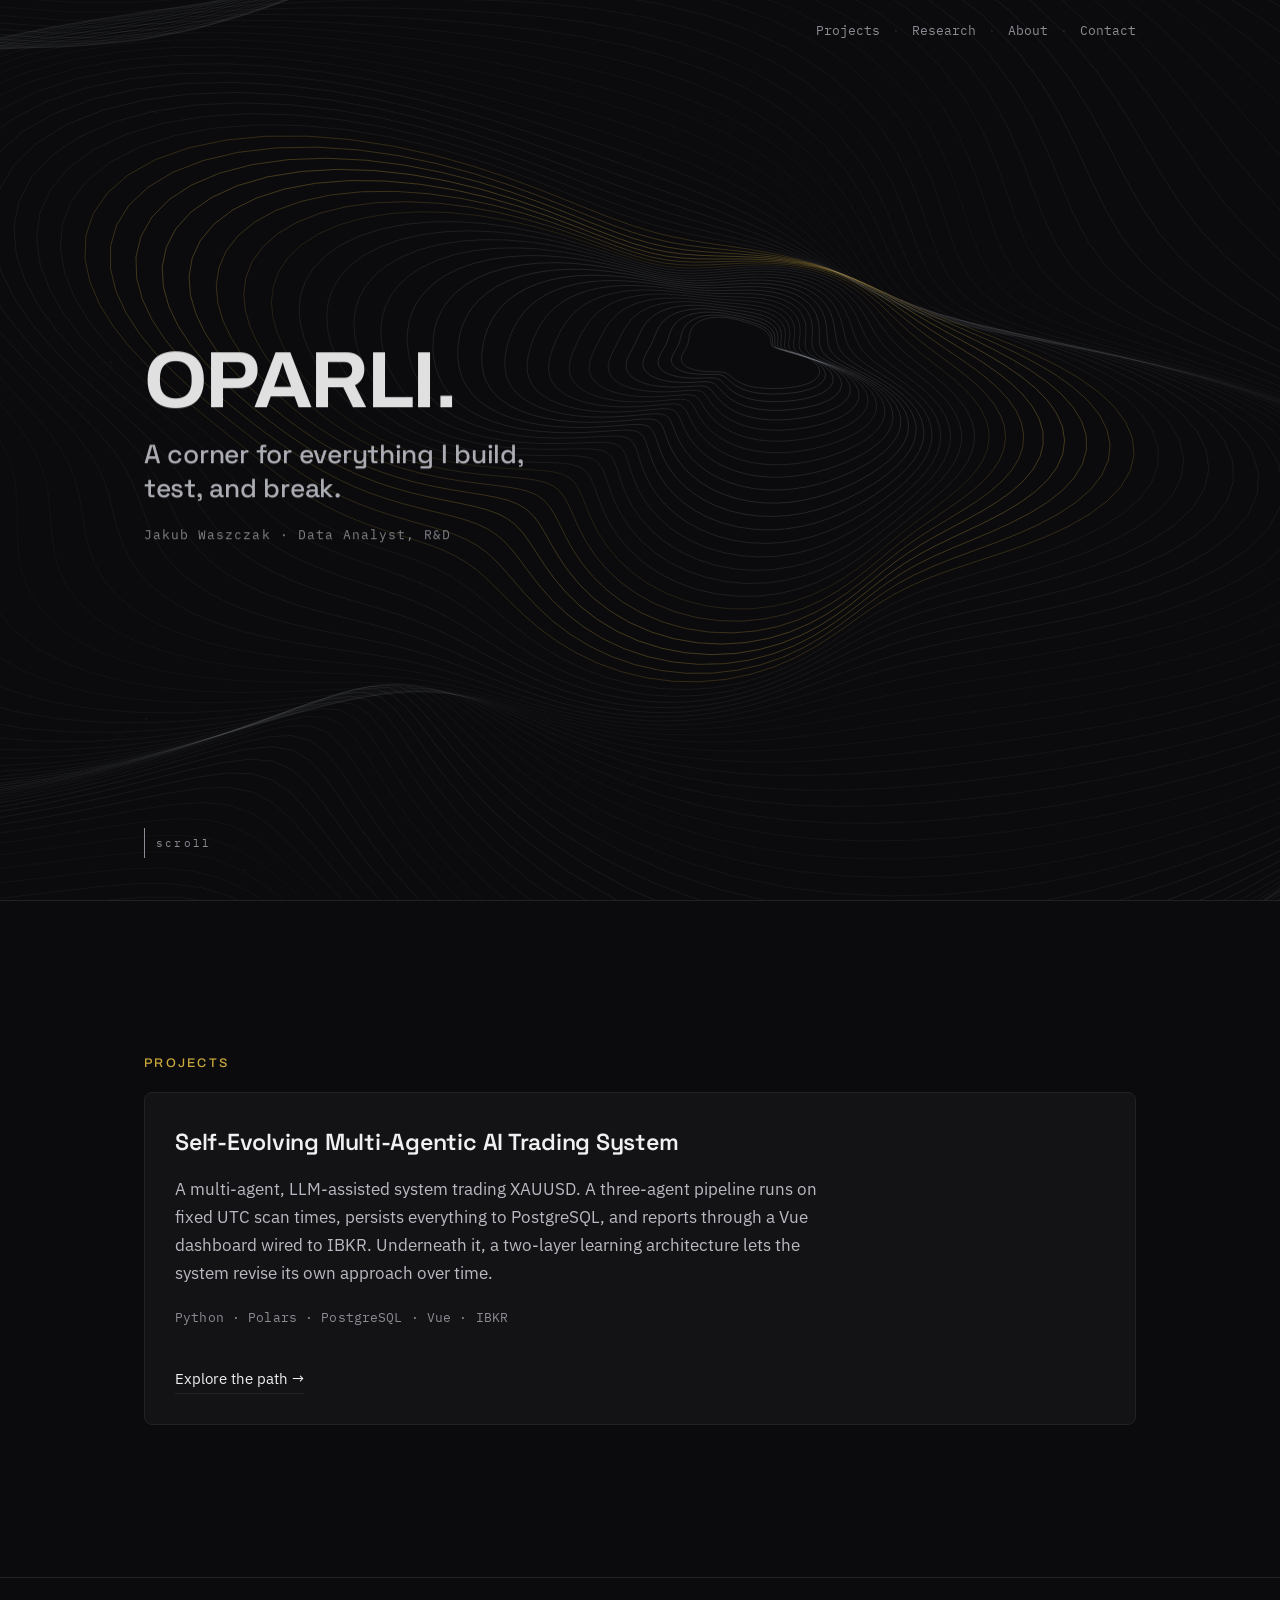
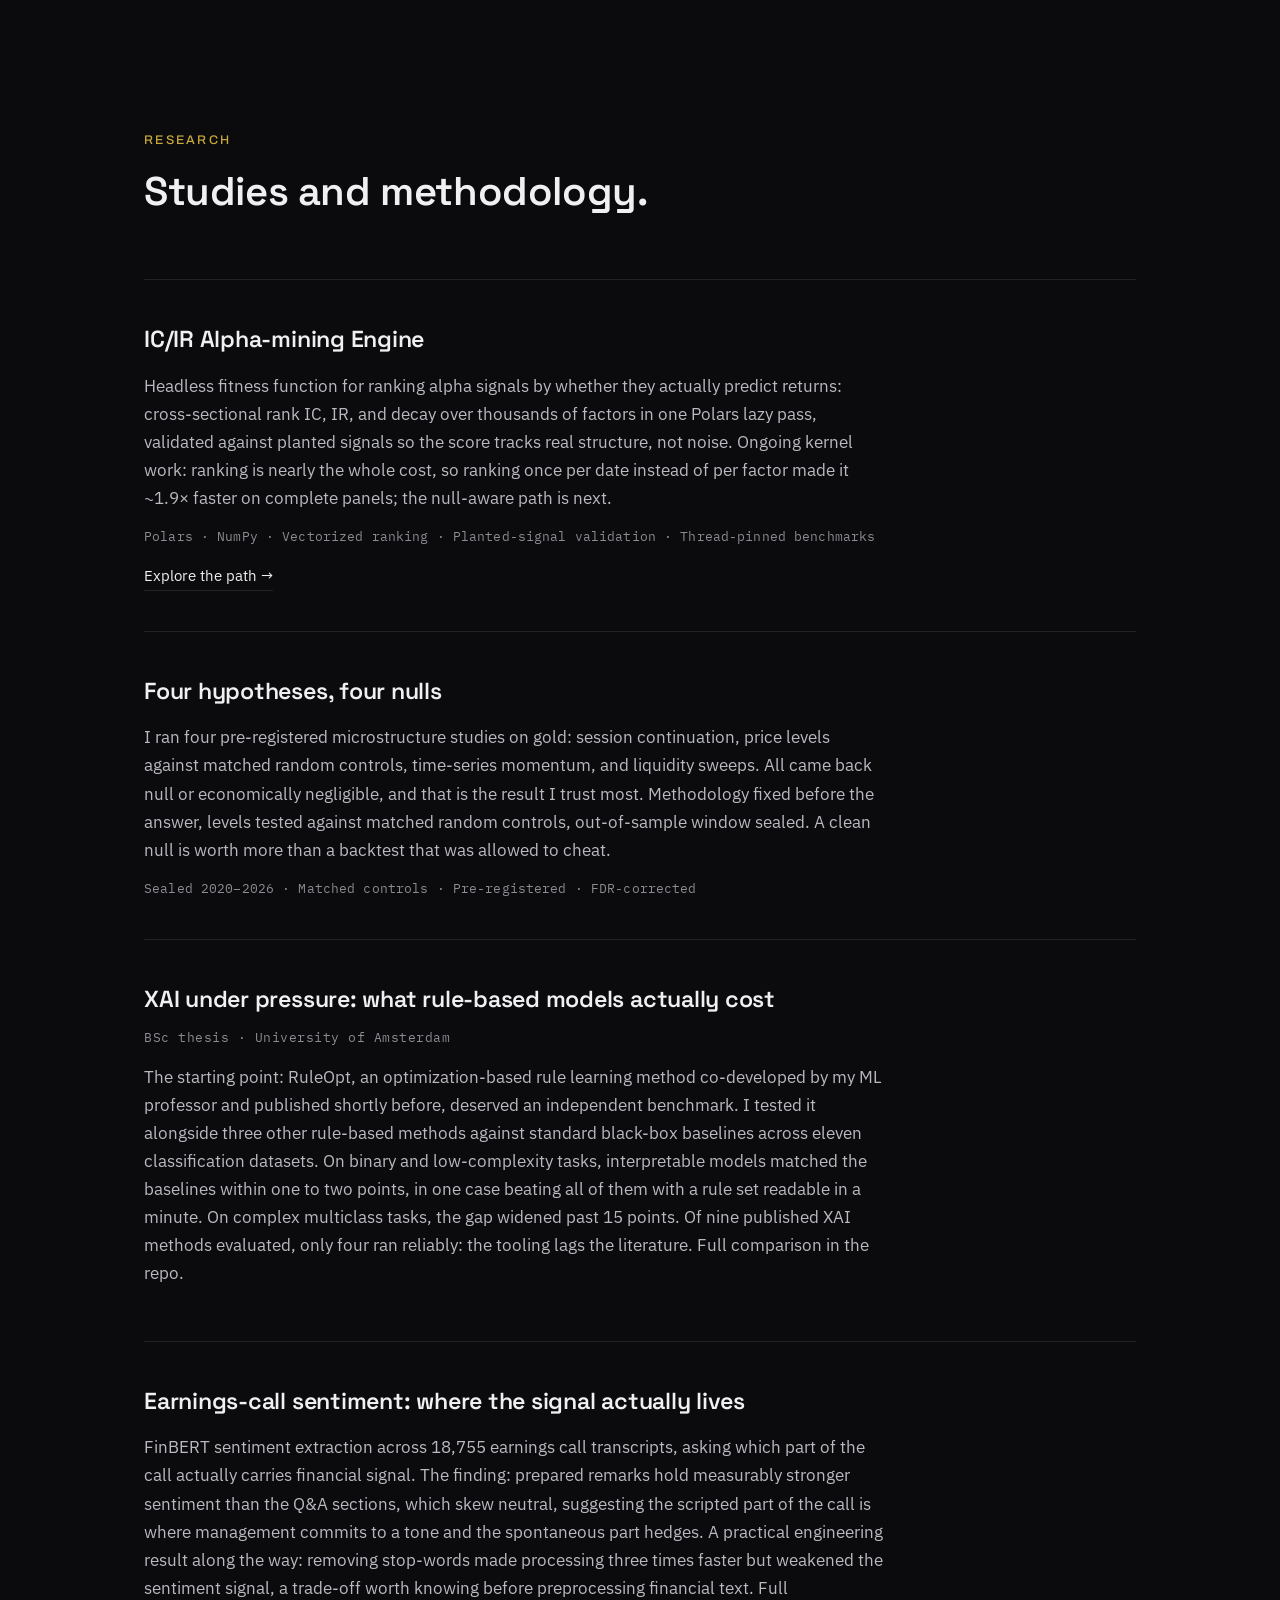
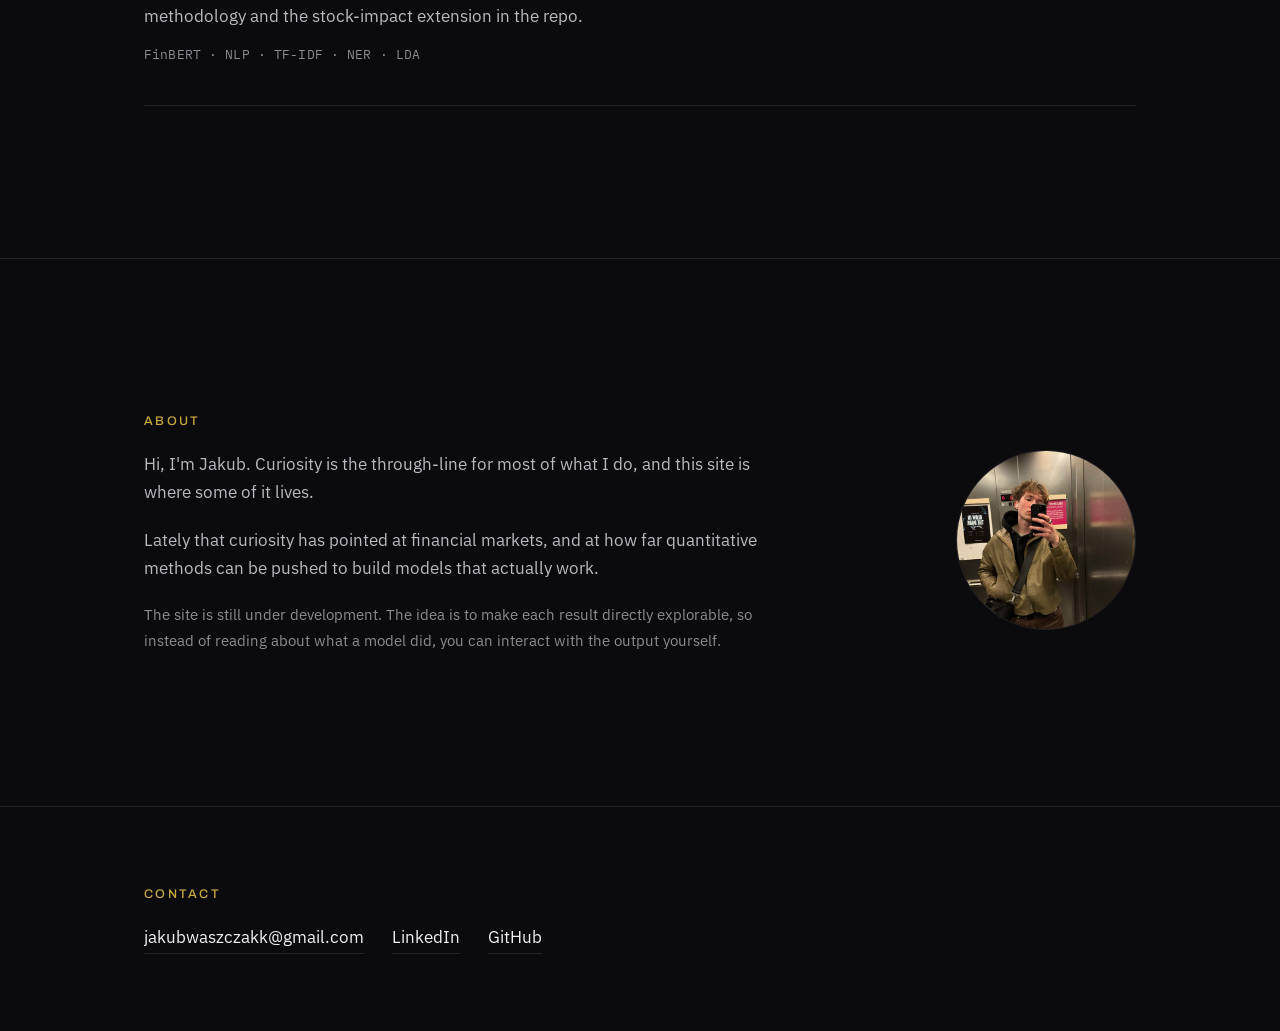
<file: index.html>
<!DOCTYPE html>
<html lang="en">
<head>
  <meta charset="UTF-8" />
  <meta name="viewport" content="width=device-width, initial-scale=1.0" />
  <title>Jakub Waszczak · OPARLI</title>
  <meta name="description" content="Quantitative research and trading systems by Jakub Waszczak. Structure, found in noise." />

  <link rel="preconnect" href="https://fonts.googleapis.com" />
  <link rel="preconnect" href="https://fonts.gstatic.com" crossorigin />
  <link href="https://fonts.googleapis.com/css2?family=Archivo:wght@400;500;600;700&family=IBM+Plex+Mono:wght@400;500&family=IBM+Plex+Sans:wght@400;500&family=Space+Grotesk:wght@500;600;700&display=swap" rel="stylesheet" />

  <link rel="stylesheet" href="css/style.css" />
</head>
<body>

  <!-- ============ NAV ============ -->
  <header class="nav" id="nav">
    <div class="nav__inner">
      <a href="#top" class="nav__name">OPARLI</a>
      <nav class="nav__links" aria-label="Primary">
        <a href="#projects">Projects</a>
        <span class="nav__sep" aria-hidden="true">·</span>
        <a href="#research">Research</a>
        <span class="nav__sep" aria-hidden="true">·</span>
        <a href="#about">About</a>
        <span class="nav__sep" aria-hidden="true">·</span>
        <a href="#contact">Contact</a>
      </nav>
    </div>
  </header>

  <main id="top">

    <!-- ============ 1. HERO ============ -->
    <section class="hero" id="hero">
      <div class="hero__stage" id="hero-stage">
        <canvas class="hero__canvas" id="hero-canvas" aria-hidden="true"></canvas>
        <div class="hero__veil" aria-hidden="true"></div>
        <div class="hero__content">
          <p class="hero__brand">OPARLI.</p>
          <p class="hero__lead">A corner for everything I build, test,&nbsp;and&nbsp;break.</p>
          <p class="hero__attr mono">Jakub Waszczak · Data Analyst, R&amp;D</p>
        </div>
        <div class="hero__scroll-wrap">
          <a href="#projects" class="hero__scroll" aria-label="Scroll to content">
            <span class="hero__scroll-line" aria-hidden="true"></span>
            <span class="hero__scroll-label mono">scroll</span>
          </a>
        </div>
      </div>
    </section>

    <!-- ============ 2. SYSTEMS ============ -->
    <section class="section" id="projects">
      <div class="wrap">
        <p class="eyebrow eyebrow--accent">Projects</p>

        <div class="cards">

          <article class="card">
            <h3 class="card__title">Self-Evolving Multi-Agentic AI Trading System</h3>
            <p class="card__body">
              A multi-agent, LLM-assisted system trading XAUUSD. A three-agent pipeline
              runs on fixed UTC scan times, persists everything to PostgreSQL, and reports
              through a Vue dashboard wired to IBKR. Underneath it, a two-layer learning
              architecture lets the system revise its own approach over time.
            </p>
            <p class="card__tech mono">Python · Polars · PostgreSQL · Vue · IBKR</p>
            <a class="row__more link" href="projects/agentic-trading/index.html">Explore the path →</a>
          </article>

        </div>
      </div>
    </section>

    <!-- ============ 3. RESEARCH ============ -->
    <section class="section" id="research">
      <div class="wrap">
        <p class="eyebrow eyebrow--accent">Research</p>
        <h2 class="section__title">Studies and methodology.</h2>

        <div class="rows">

          <article class="row">
            <h3 class="row__title">IC/IR Alpha-mining Engine</h3>
            <p class="row__body">
              Headless fitness function for ranking alpha signals by whether they actually
              predict returns: cross-sectional rank IC, IR, and decay over thousands of
              factors in one Polars lazy pass, validated against planted signals so the
              score tracks real structure, not noise. Ongoing kernel work: ranking is
              nearly the whole cost, so ranking once per date instead of per factor made it
              ~1.9× faster on complete panels; the null-aware path is next.
            </p>
            <p class="row__note mono">Polars · NumPy · Vectorized ranking · Planted-signal validation · Thread-pinned benchmarks</p>
            <a class="row__more link" href="projects/ic-ir/index.html">Explore the path →</a>
          </article>

          <article class="row">
            <h3 class="row__title">Four hypotheses, four nulls</h3>
            <p class="row__body">
              I ran four pre-registered microstructure studies on gold: session continuation,
              price levels against matched random controls, time-series momentum, and
              liquidity sweeps. All came back null or economically negligible, and that is the
              result I trust most. Methodology fixed before the answer, levels tested against
              matched random controls, out-of-sample window sealed. A clean null is worth more
              than a backtest that was allowed to cheat.
            </p>
            <p class="row__note mono">Sealed 2020–2026 · Matched controls · Pre-registered · FDR-corrected</p>
          </article>

          <article class="row">
            <h3 class="row__title">XAI under pressure: what rule-based models actually cost</h3>
            <p class="row__sub mono">BSc thesis · University of Amsterdam</p>
            <p class="row__body">
              The starting point: RuleOpt, an optimization-based rule learning method
              co-developed by my ML professor and published shortly before, deserved an
              independent benchmark. I tested it alongside three other rule-based methods
              against standard black-box baselines across eleven classification datasets.
              On binary and low-complexity tasks, interpretable models matched the baselines
              within one to two points, in one case beating all of them with a rule set
              readable in a minute. On complex multiclass tasks, the gap widened past 15
              points. Of nine published XAI methods evaluated, only four ran reliably: the
              tooling lags the literature. Full comparison in the repo.
            </p>
          </article>

          <article class="row">
            <h3 class="row__title">Earnings-call sentiment: where the signal actually lives</h3>
            <p class="row__body">
              FinBERT sentiment extraction across 18,755 earnings call transcripts, asking
              which part of the call actually carries financial signal. The finding: prepared
              remarks hold measurably stronger sentiment than the Q&amp;A sections, which skew
              neutral, suggesting the scripted part of the call is where management commits to
              a tone and the spontaneous part hedges. A practical engineering result along the
              way: removing stop-words made processing three times faster but weakened the
              sentiment signal, a trade-off worth knowing before preprocessing financial text.
              Full methodology and the stock-impact extension in the repo.
            </p>
            <p class="row__note mono">FinBERT · NLP · TF-IDF · NER · LDA</p>
          </article>

        </div>
      </div>
    </section>

    <!-- ============ 4. ABOUT ============ -->
    <section class="section" id="about">
      <div class="wrap">
        <p class="eyebrow eyebrow--accent">About</p>
        <div class="about">
          <div class="about__text">
            <p>
              Hi, I'm Jakub. Curiosity is the through-line for most of what I do, and this
              site is where some of it lives.
            </p>
            <p>
              Lately that curiosity has pointed at financial markets, and at how far
              quantitative methods can be pushed to build models that actually work.
            </p>
            <p class="about__note">
              The site is still under development. The idea is to make each result directly
              explorable, so instead of reading about what a model did, you can interact with
              the output yourself.
            </p>
          </div>
          <div class="about__photo">
            <img src="img/portrait.jpg" alt="Jakub Waszczak" />
          </div>
        </div>
      </div>
    </section>

    <!-- ============ 5. CONTACT ============ -->
    <section class="section" id="contact">
      <div class="wrap">
        <p class="eyebrow eyebrow--accent">Contact</p>
        <p class="contact__links">
          <a href="mailto:jakubwaszczakk@gmail.com" class="link">jakubwaszczakk@gmail.com</a>
          <a href="https://www.linkedin.com/in/jakub-waszczak/" class="link" target="_blank" rel="noopener">LinkedIn</a>
          <a href="https://github.com/QBKFD" class="link" target="_blank" rel="noopener">GitHub</a>
        </p>
      </div>
    </section>

  </main>

  <script src="js/hero.js" defer></script>
  <script src="js/main.js" defer></script>
</body>
</html>
</file>
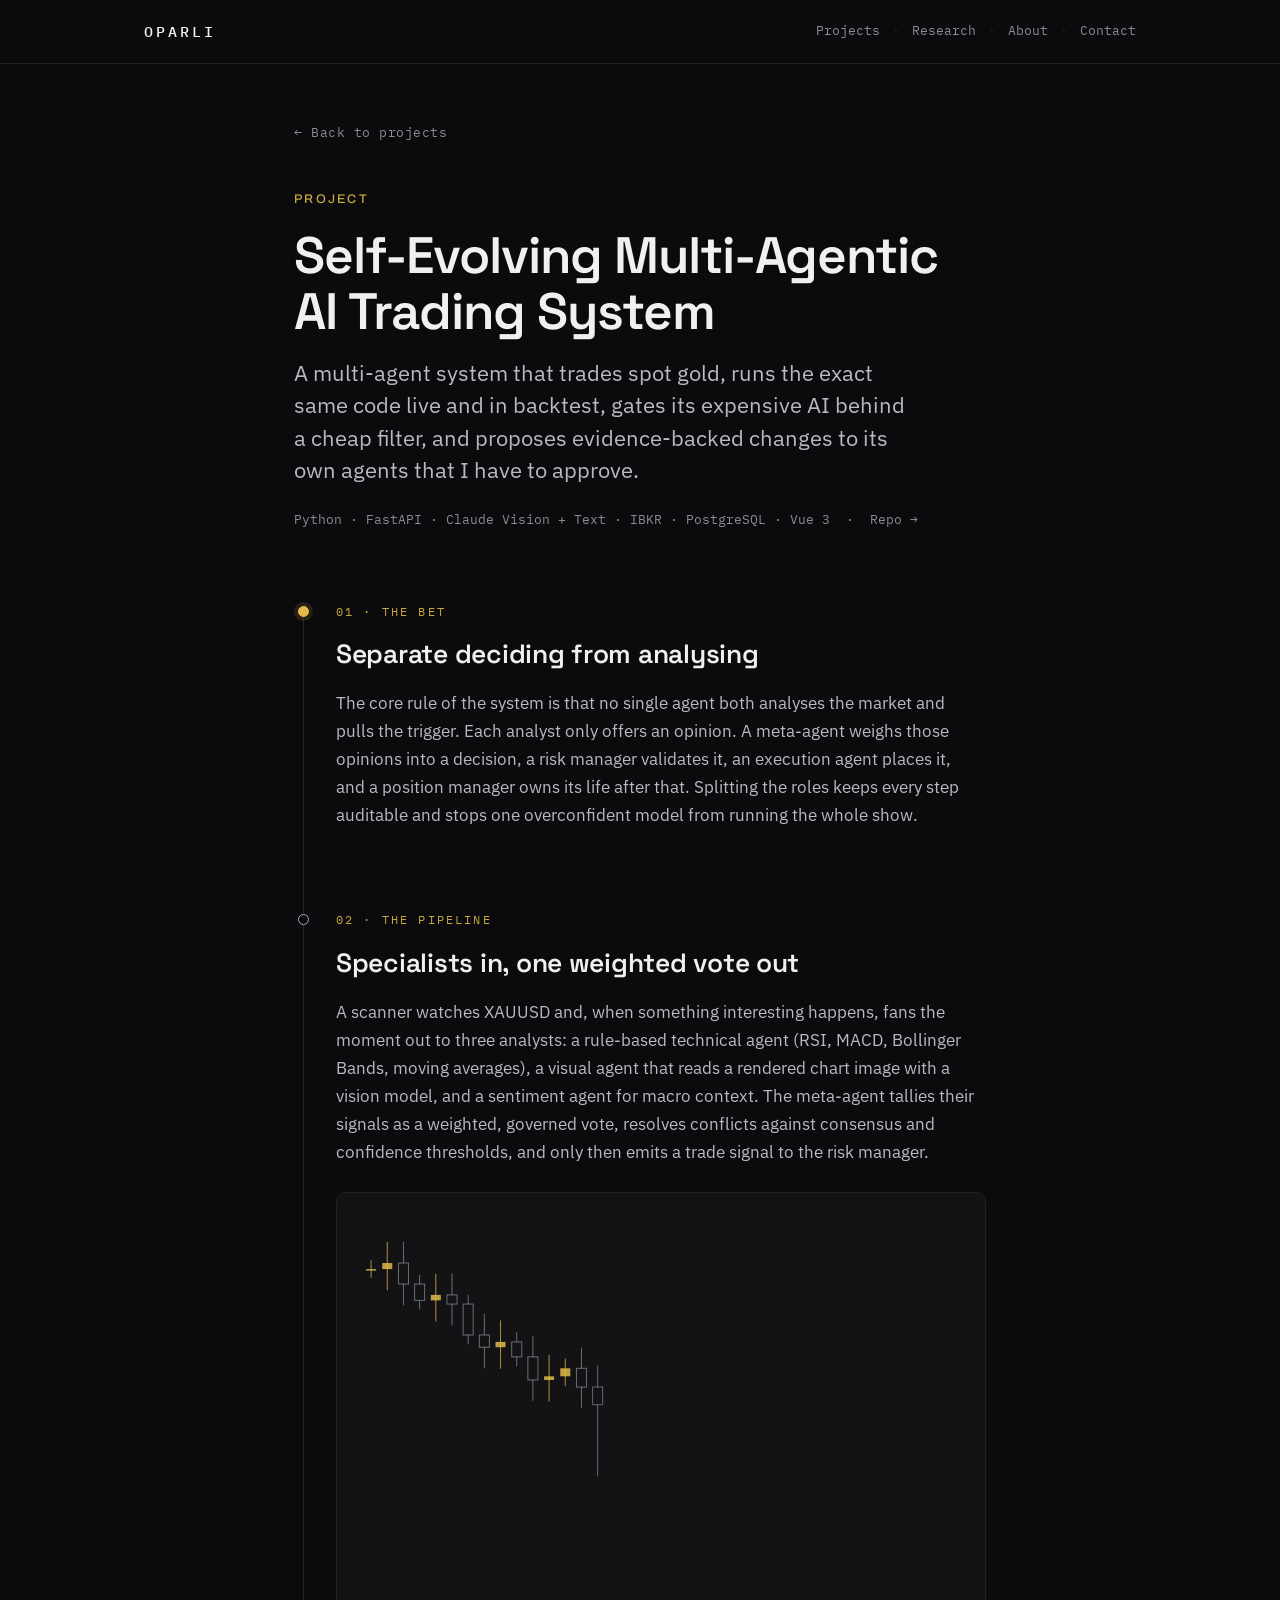
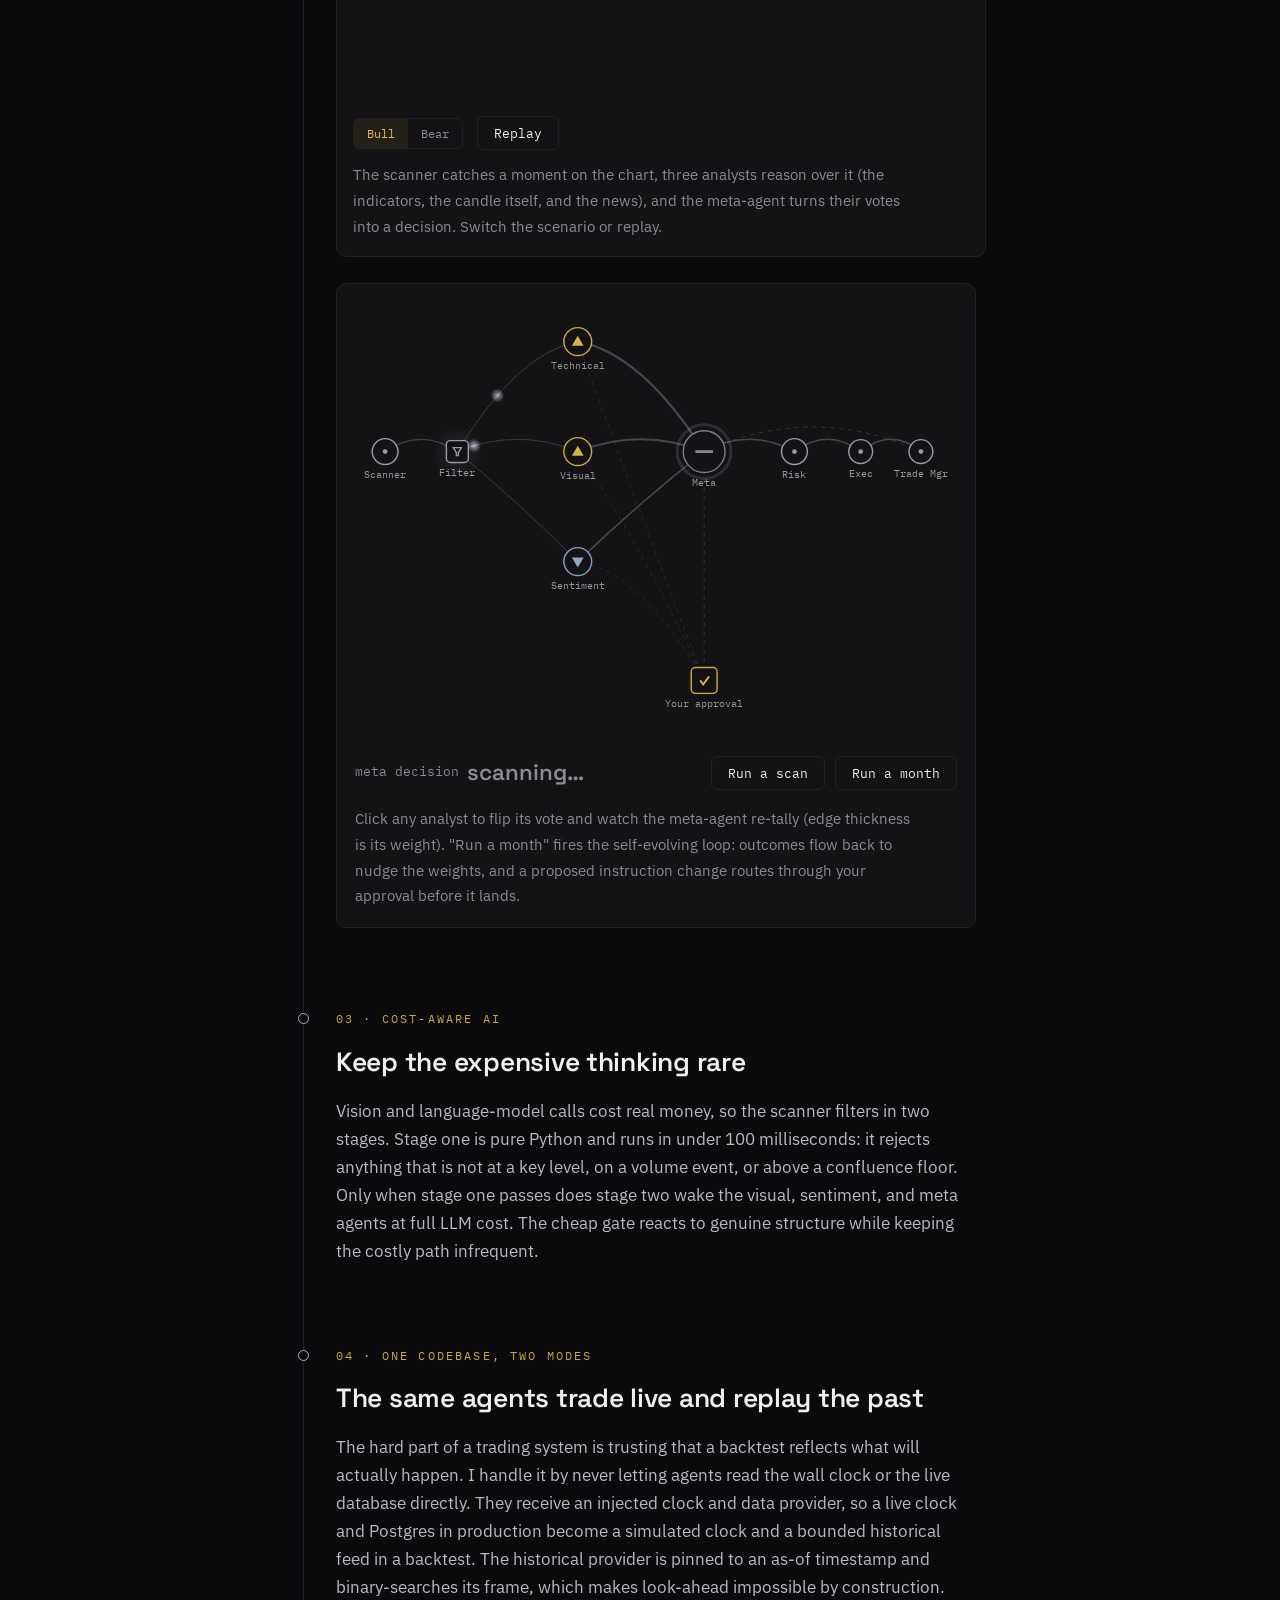
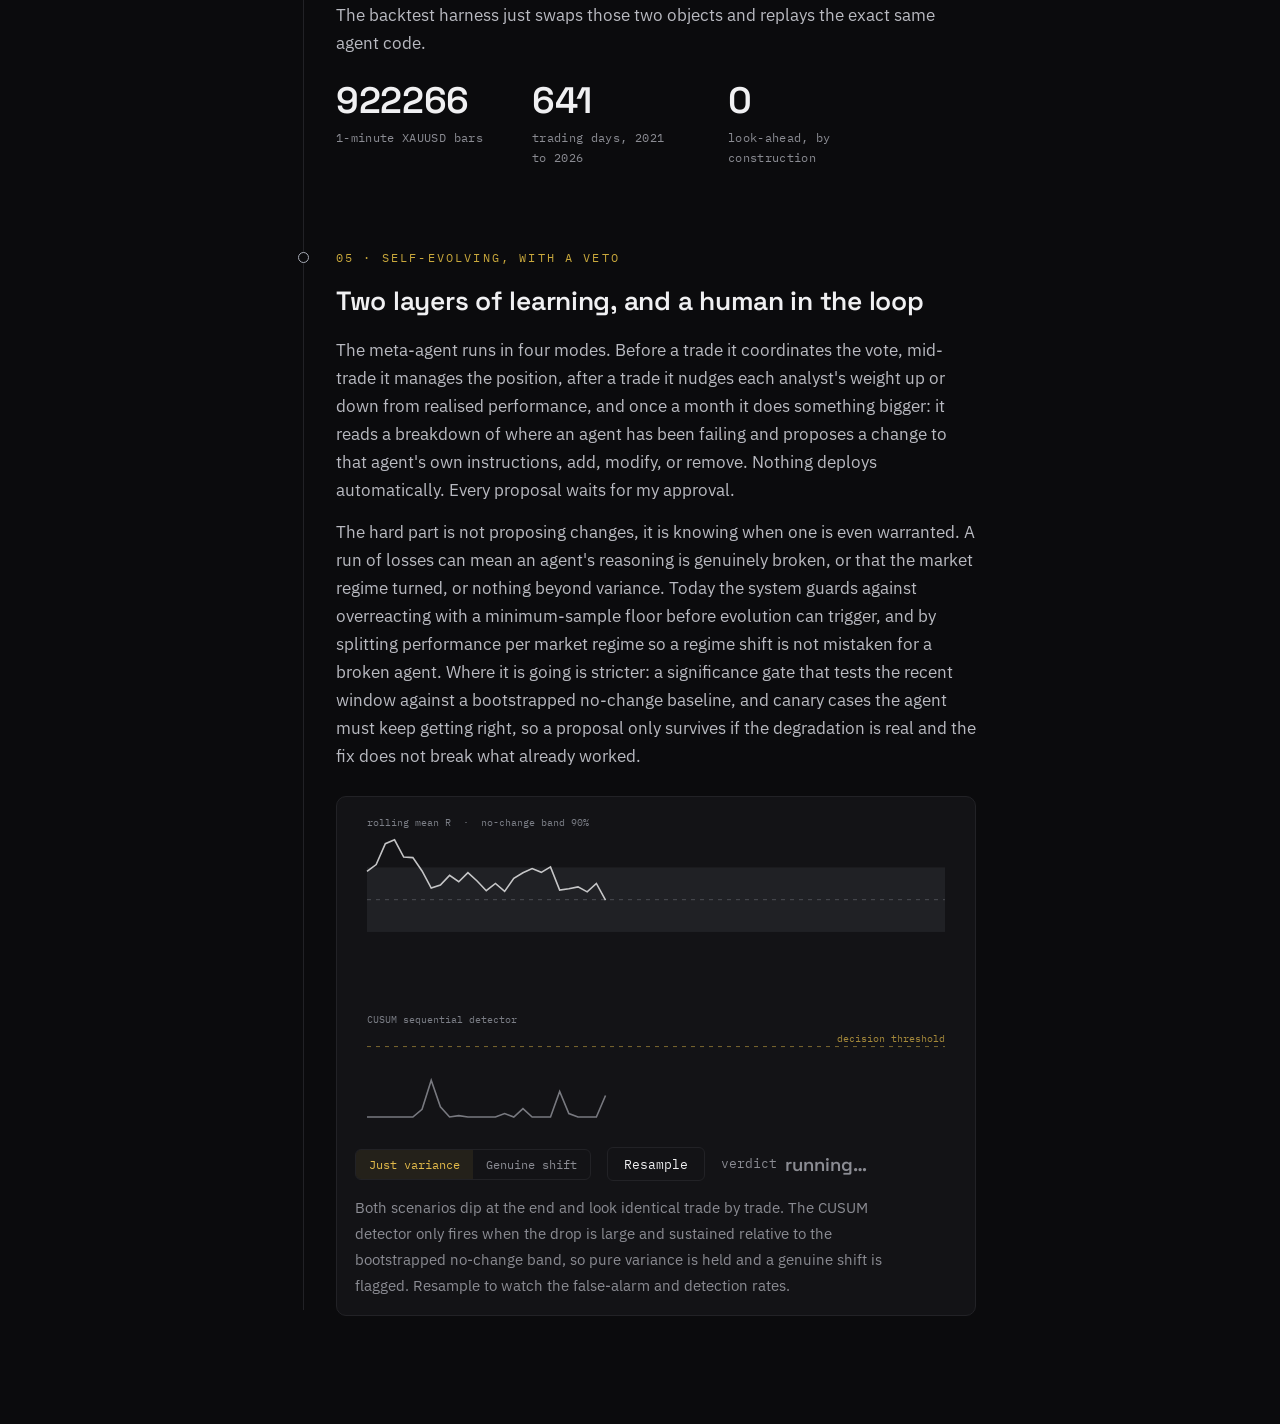
<file: projects/agentic-trading/index.html>
<!DOCTYPE html>
<html lang="en">
<head>
  <meta charset="UTF-8" />
  <meta name="viewport" content="width=device-width, initial-scale=1.0" />
  <title>Self-Evolving Multi-Agentic AI Trading System · OPARLI</title>
  <meta name="description" content="How a multi-agent XAUUSD trading system works: role separation, a cost-gated LLM pipeline, one codebase for live and backtest, and a two-layer self-evolving loop with a human veto." />

  <link rel="preconnect" href="https://fonts.googleapis.com" />
  <link rel="preconnect" href="https://fonts.gstatic.com" crossorigin />
  <link href="https://fonts.googleapis.com/css2?family=Archivo:wght@400;500;600;700&family=IBM+Plex+Mono:wght@400;500&family=IBM+Plex+Sans:wght@400;500&family=Space+Grotesk:wght@500;600;700&display=swap" rel="stylesheet" />

  <link rel="stylesheet" href="../../css/style.css" />
  <link rel="stylesheet" href="../../css/case.css" />
</head>
<body>

  <header class="nav is-scrolled" id="nav">
    <div class="nav__inner">
      <a href="../../index.html" class="nav__name">OPARLI</a>
      <nav class="nav__links" aria-label="Primary">
        <a href="../../index.html#projects">Projects</a>
        <span class="nav__sep" aria-hidden="true">·</span>
        <a href="../../index.html#research">Research</a>
        <span class="nav__sep" aria-hidden="true">·</span>
        <a href="../../index.html#about">About</a>
        <span class="nav__sep" aria-hidden="true">·</span>
        <a href="../../index.html#contact">Contact</a>
      </nav>
    </div>
  </header>

  <main class="case">
    <a href="../../index.html#projects" class="case__back">← Back to projects</a>

    <header class="case__head">
      <p class="eyebrow eyebrow--accent">Project</p>
      <h1 class="case__title">Self-Evolving Multi-Agentic AI Trading System</h1>
      <p class="case__standfirst">
        A multi-agent system that trades spot gold, runs the exact same code live and in
        backtest, gates its expensive AI behind a cheap filter, and proposes evidence-backed
        changes to its own agents that I have to approve.
      </p>
      <p class="case__meta mono">
        Python · FastAPI · Claude Vision + Text · IBKR · PostgreSQL · Vue 3
        &nbsp;·&nbsp; <a href="#">Repo →</a>
      </p>
    </header>

    <ol class="path">

      <li class="stage" id="bet">
        <span class="stage__node" aria-hidden="true"></span>
        <p class="stage__label">01 · The bet</p>
        <h2 class="stage__title">Separate deciding from analysing</h2>
        <p class="stage__body">
          The core rule of the system is that no single agent both analyses the market and
          pulls the trigger. Each analyst only offers an opinion. A meta-agent weighs those
          opinions into a decision, a risk manager validates it, an execution agent places
          it, and a position manager owns its life after that. Splitting the roles keeps
          every step auditable and stops one overconfident model from running the whole show.
        </p>
      </li>

      <li class="stage" id="pipeline">
        <span class="stage__node" aria-hidden="true"></span>
        <p class="stage__label">02 · The pipeline</p>
        <h2 class="stage__title">Specialists in, one weighted vote out</h2>
        <p class="stage__body">
          A scanner watches XAUUSD and, when something interesting happens, fans the moment
          out to three analysts: a rule-based technical agent (RSI, MACD, Bollinger Bands,
          moving averages), a visual agent that reads a rendered chart image with a vision
          model, and a sentiment agent for macro context. The meta-agent tallies their
          signals as a weighted, governed vote, resolves conflicts against consensus and
          confidence thresholds, and only then emits a trade signal to the risk manager.
        </p>

        <div class="tviz" id="tviz" role="group" aria-label="Interactive: the agents reasoning over a live chart">
          <div class="tviz__stage">
            <div class="tviz__chart"><canvas class="tviz__canvas" aria-hidden="true"></canvas></div>
            <div class="tviz__panel">
              <div class="tcard" data-step="scan"><div class="tcard__head"><span>Scanner</span><span class="tcard__badge">scan</span></div><div class="tcard__text"></div></div>
              <div class="tcard" data-step="tech"><div class="tcard__head"><span>Technical</span><span class="tcard__badge"></span></div><div class="tcard__text"></div></div>
              <div class="tcard" data-step="vis"><div class="tcard__head"><span>Visual</span><span class="tcard__badge"></span></div><div class="tcard__text"></div></div>
              <div class="tcard" data-step="sent"><div class="tcard__head"><span>Sentiment</span><span class="tcard__badge"></span></div><div class="tcard__text"></div></div>
              <div class="tcard tcard--meta" data-step="meta"><div class="tcard__head"><span>Meta decision</span><span class="tcard__badge"></span></div><div class="tcard__text"></div></div>
            </div>
          </div>
          <div class="tviz__controls">
            <div class="tviz__seg" role="group" aria-label="Scenario">
              <button type="button" data-dir="bull" class="is-active">Bull</button>
              <button type="button" data-dir="bear">Bear</button>
            </div>
            <button class="pviz__btn" id="tviz-replay" type="button">Replay</button>
          </div>
          <p class="tviz__note">
            The scanner catches a moment on the chart, three analysts reason over it (the
            indicators, the candle itself, and the news), and the meta-agent turns their votes
            into a decision. Switch the scenario or replay.
          </p>
        </div>

        <div class="pviz" id="pviz" role="group" aria-label="Interactive: the agent pipeline reaching a decision">
          <canvas class="pviz__canvas" aria-hidden="true"></canvas>
          <div class="pviz__controls">
            <span class="pviz__decision">meta decision<b id="pviz-decision">·</b></span>
            <span style="display:flex; gap:10px; flex-wrap:wrap;">
              <button class="pviz__btn" type="button" id="pviz-run">Run a scan</button>
              <button class="pviz__btn" type="button" id="pviz-month">Run a month</button>
            </span>
          </div>
          <p class="pviz__note" id="pviz-note">
            Click any analyst to flip its vote and watch the meta-agent re-tally (edge thickness is
            its weight). "Run a month" fires the self-evolving loop: outcomes flow back to nudge the
            weights, and a proposed instruction change routes through your approval before it lands.
          </p>
        </div>
      </li>

      <li class="stage" id="cost">
        <span class="stage__node" aria-hidden="true"></span>
        <p class="stage__label">03 · Cost-aware AI</p>
        <h2 class="stage__title">Keep the expensive thinking rare</h2>
        <p class="stage__body">
          Vision and language-model calls cost real money, so the scanner filters in two
          stages. Stage one is pure Python and runs in under 100 milliseconds: it rejects
          anything that is not at a key level, on a volume event, or above a confluence
          floor. Only when stage one passes does stage two wake the visual, sentiment, and
          meta agents at full LLM cost. The cheap gate reacts to genuine structure while
          keeping the costly path infrequent.
        </p>
      </li>

      <li class="stage" id="backtest">
        <span class="stage__node" aria-hidden="true"></span>
        <p class="stage__label">04 · One codebase, two modes</p>
        <h2 class="stage__title">The same agents trade live and replay the past</h2>
        <p class="stage__body">
          The hard part of a trading system is trusting that a backtest reflects what will
          actually happen. I handle it by never letting agents read the wall clock or the
          live database directly. They receive an injected clock and data provider, so a live
          clock and Postgres in production become a simulated clock and a bounded historical
          feed in a backtest. The historical provider is pinned to an as-of timestamp and
          binary-searches its frame, which makes look-ahead impossible by construction. The
          backtest harness just swaps those two objects and replays the exact same agent code.
        </p>

        <div class="stats">
          <div class="stat">
            <div class="stat__num"><span data-countup="990000" data-decimals="0">0</span></div>
            <div class="stat__label">1-minute XAUUSD bars</div>
          </div>
          <div class="stat">
            <div class="stat__num"><span data-countup="688" data-decimals="0">0</span></div>
            <div class="stat__label">trading days, 2021 to 2026</div>
          </div>
          <div class="stat">
            <div class="stat__num">0</div>
            <div class="stat__label">look-ahead, by construction</div>
          </div>
        </div>
      </li>

      <li class="stage" id="evolve">
        <span class="stage__node" aria-hidden="true"></span>
        <p class="stage__label">05 · Self-evolving, with a veto</p>
        <h2 class="stage__title">Two layers of learning, and a human in the loop</h2>
        <p class="stage__body">
          The meta-agent runs in four modes. Before a trade it coordinates the vote, mid-trade
          it manages the position, after a trade it nudges each analyst's weight up or down from
          realised performance, and once a month it does something bigger: it reads a breakdown
          of where an agent has been failing and proposes a change to that agent's own
          instructions, add, modify, or remove. Nothing deploys automatically. Every proposal
          waits for my approval.
        </p>
        <p class="stage__body">
          The hard part is not proposing changes, it is knowing when one is even warranted. A
          run of losses can mean an agent's reasoning is genuinely broken, or that the market
          regime turned, or nothing beyond variance. Today the system guards against
          overreacting with a minimum-sample floor before evolution can trigger, and by
          splitting performance per market regime so a regime shift is not mistaken for a broken
          agent. Where it is going is stricter: a significance gate that tests the recent window
          against a bootstrapped no-change baseline, and canary cases the agent must keep getting
          right, so a proposal only survives if the degradation is real and the fix does not
          break what already worked.
        </p>

        <div class="dviz" id="dviz" role="group" aria-label="Interactive: telling a genuine degradation from noise">
          <canvas class="dviz__canvas" aria-hidden="true"></canvas>
          <div class="dviz__controls">
            <div class="dviz__seg tviz__seg" role="group" aria-label="Hidden ground truth">
              <button type="button" data-truth="noise" class="is-active">Just variance</button>
              <button type="button" data-truth="shift">Genuine shift</button>
            </div>
            <button class="pviz__btn" id="dviz-resample" type="button">Resample</button>
            <span class="dviz__verdict">verdict<b id="dviz-verdict">·</b></span>
            <span class="dviz__tally" id="dviz-tally"></span>
          </div>
          <p class="dviz__note">
            Both scenarios dip at the end and look identical trade by trade. The CUSUM detector
            only fires when the drop is large and sustained relative to the bootstrapped no-change
            band, so pure variance is held and a genuine shift is flagged. Resample to watch the
            false-alarm and detection rates.
          </p>
        </div>
      </li>

    </ol>
  </main>

  <script src="../../js/case.js" defer></script>
  <script src="../../js/scene-terminal.js" defer></script>
  <script src="../../js/scene-pipeline.js" defer></script>
  <script src="../../js/scene-detector.js" defer></script>
</body>
</html>
</file>
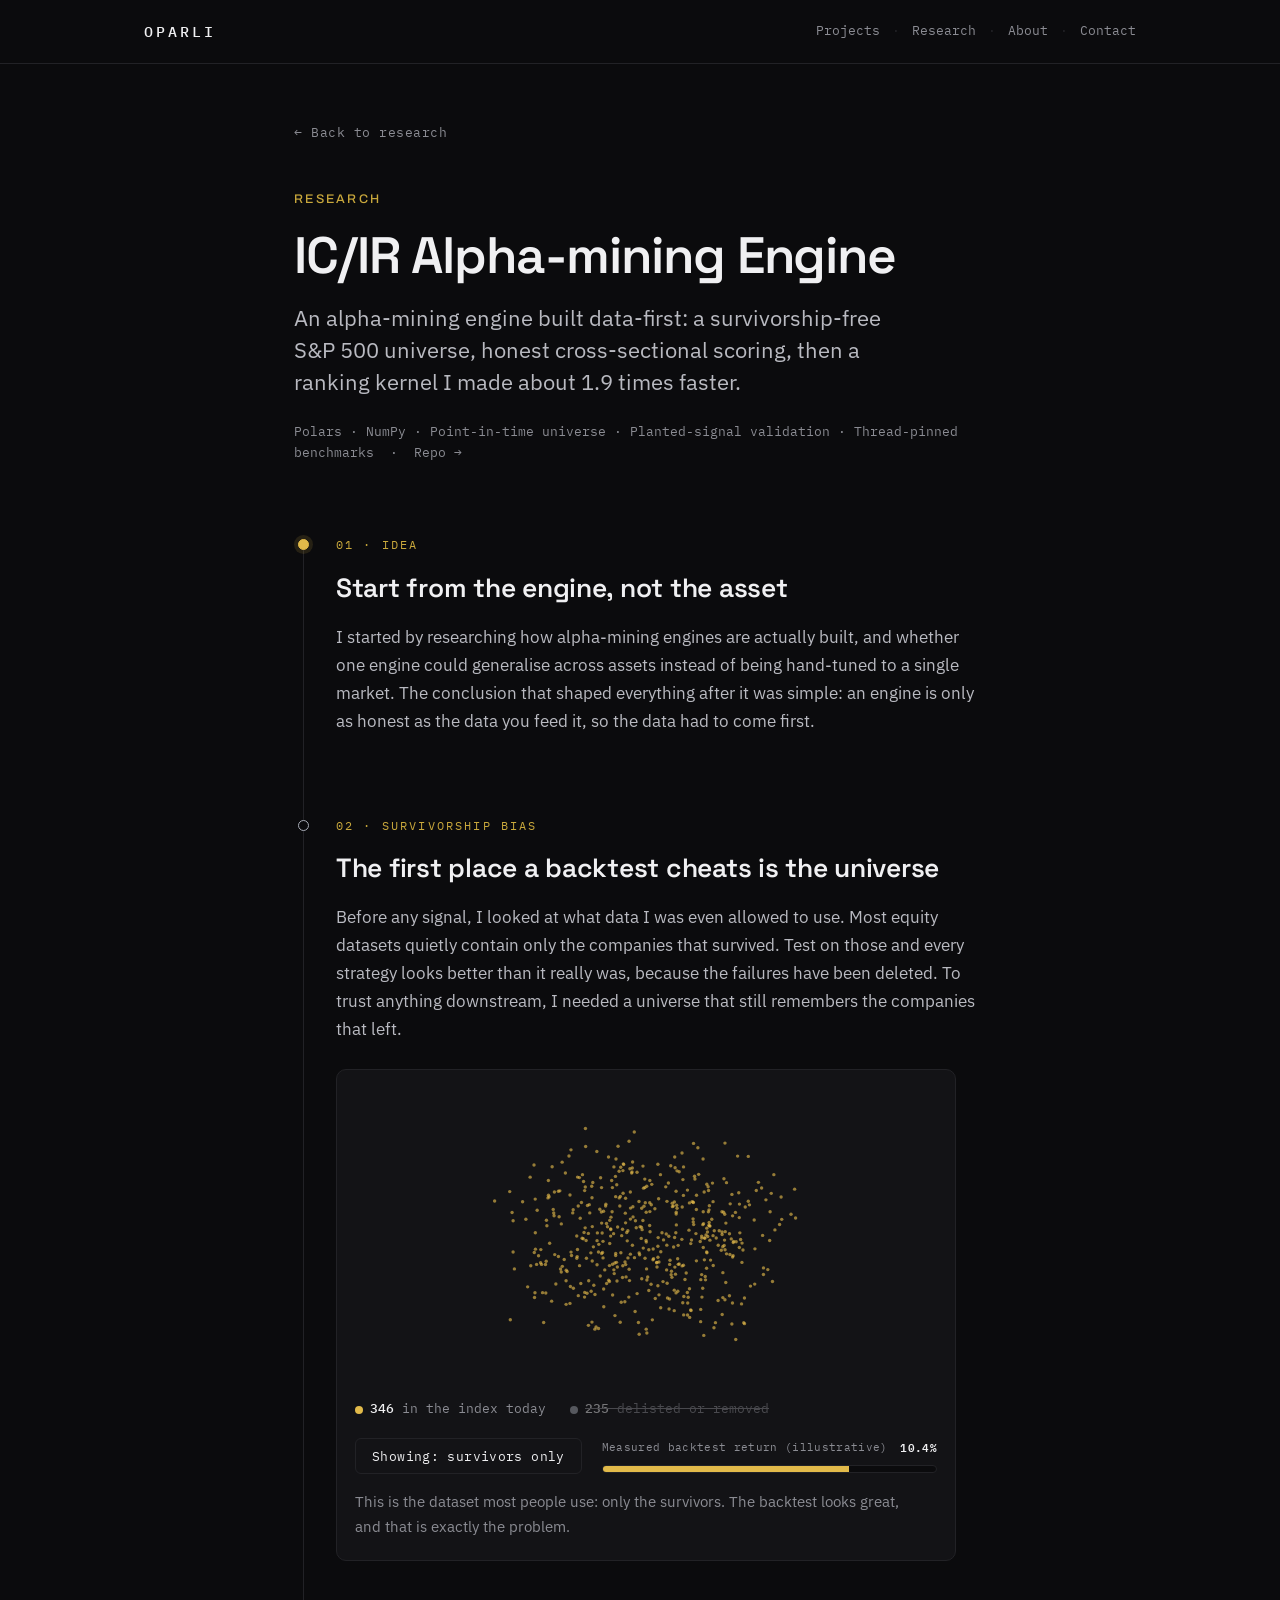
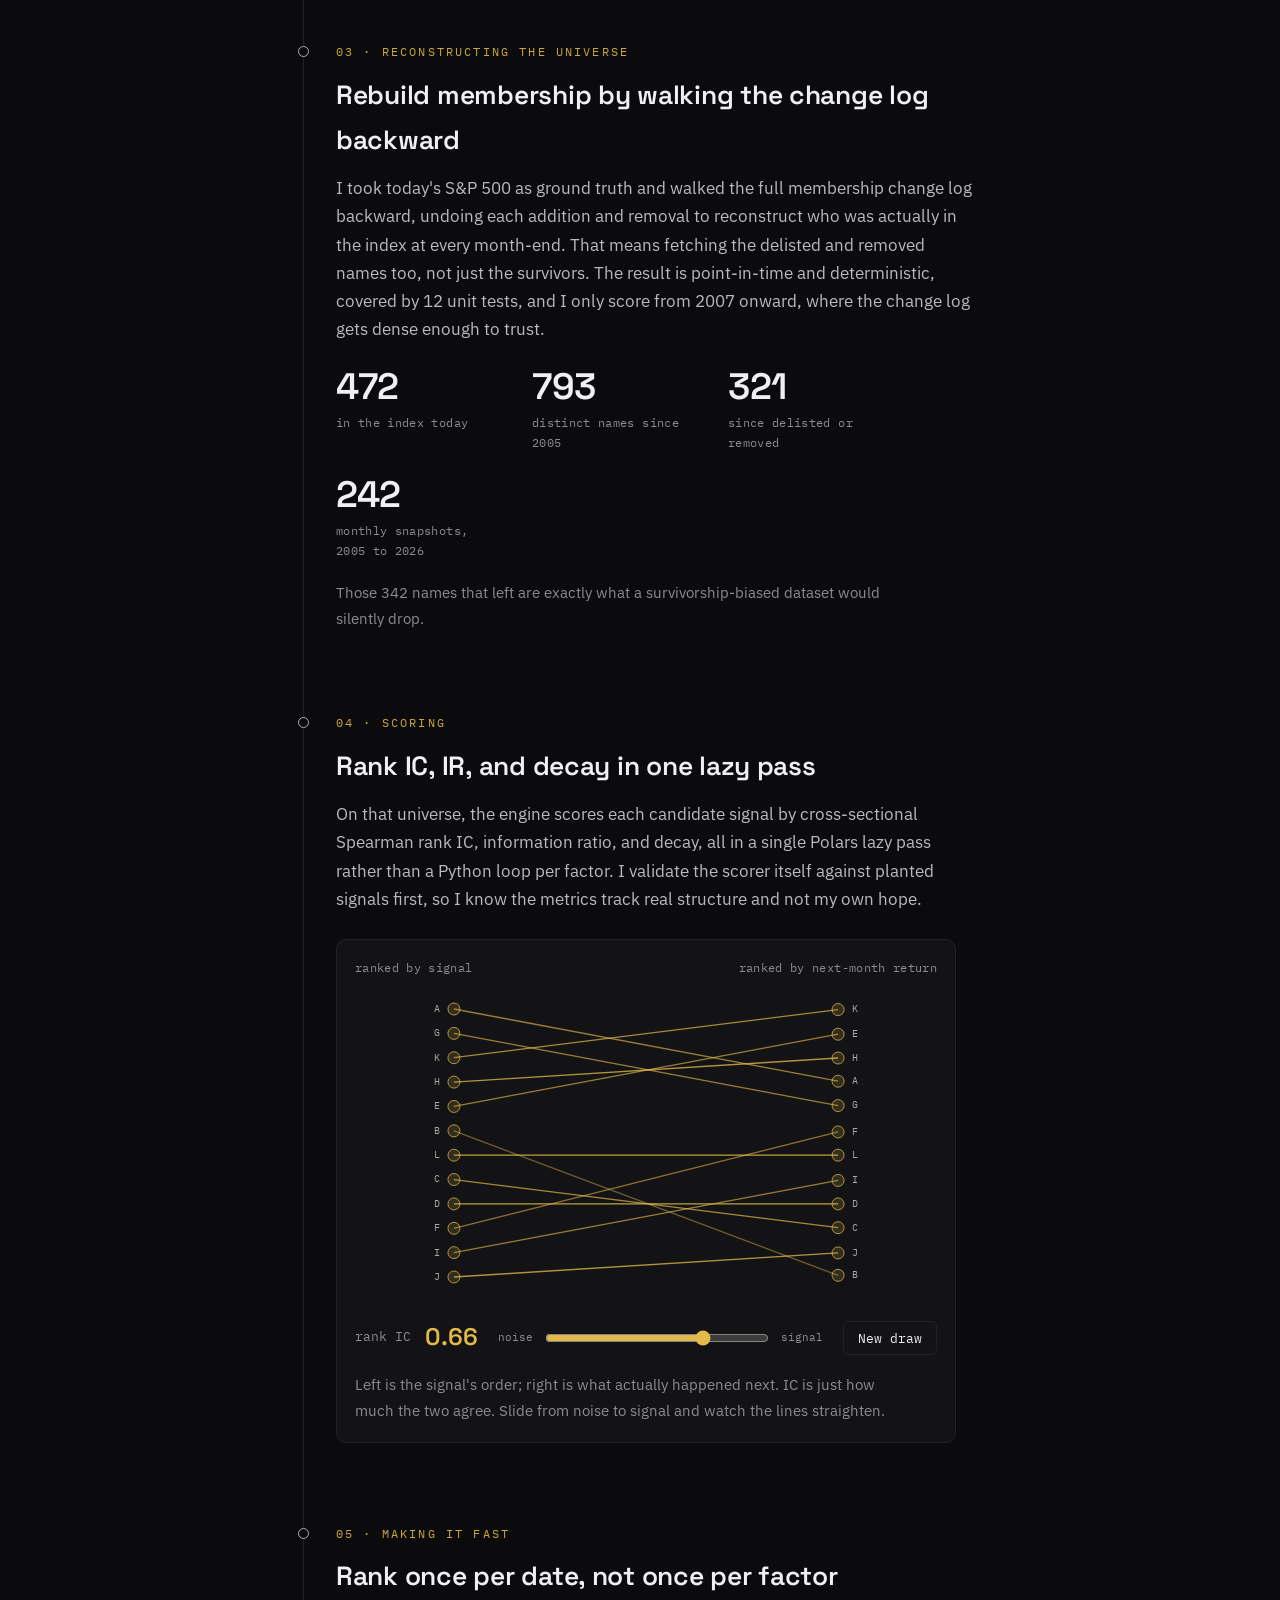
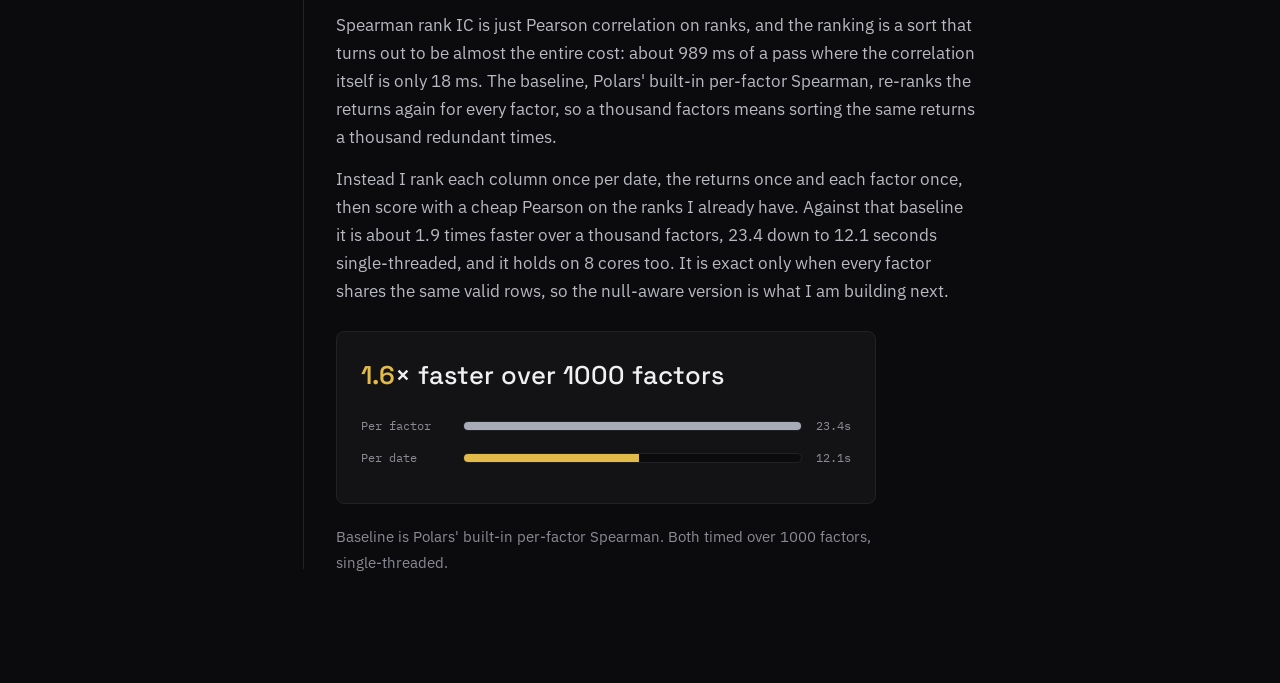
<file: projects/ic-ir/index.html>
<!DOCTYPE html>
<html lang="en">
<head>
  <meta charset="UTF-8" />
  <meta name="viewport" content="width=device-width, initial-scale=1.0" />
  <title>IC/IR Alpha-mining Engine · OPARLI</title>
  <meta name="description" content="How the IC/IR alpha-mining engine works: from idea to validation to a ranking kernel made ~1.9x faster." />

  <link rel="preconnect" href="https://fonts.googleapis.com" />
  <link rel="preconnect" href="https://fonts.gstatic.com" crossorigin />
  <link href="https://fonts.googleapis.com/css2?family=Archivo:wght@400;500;600;700&family=IBM+Plex+Mono:wght@400;500&family=IBM+Plex+Sans:wght@400;500&family=Space+Grotesk:wght@500;600;700&display=swap" rel="stylesheet" />

  <link rel="stylesheet" href="../../css/style.css" />
  <link rel="stylesheet" href="../../css/case.css" />
</head>
<body>

  <!-- nav: on case pages the wordmark is always shown -->
  <header class="nav is-scrolled" id="nav">
    <div class="nav__inner">
      <a href="../../index.html" class="nav__name">OPARLI</a>
      <nav class="nav__links" aria-label="Primary">
        <a href="../../index.html#projects">Projects</a>
        <span class="nav__sep" aria-hidden="true">·</span>
        <a href="../../index.html#research">Research</a>
        <span class="nav__sep" aria-hidden="true">·</span>
        <a href="../../index.html#about">About</a>
        <span class="nav__sep" aria-hidden="true">·</span>
        <a href="../../index.html#contact">Contact</a>
      </nav>
    </div>
  </header>

  <main class="case">
    <a href="../../index.html#research" class="case__back">← Back to research</a>

    <header class="case__head">
      <p class="eyebrow eyebrow--accent">Research</p>
      <h1 class="case__title">IC/IR Alpha-mining Engine</h1>
      <p class="case__standfirst">
        An alpha-mining engine built data-first: a survivorship-free S&amp;P 500 universe,
        honest cross-sectional scoring, then a ranking kernel I made about 1.9 times faster.
      </p>
      <p class="case__meta mono">
        Polars · NumPy · Point-in-time universe · Planted-signal validation · Thread-pinned benchmarks
        &nbsp;·&nbsp; <a href="#">Repo →</a>
      </p>
    </header>

    <ol class="path">

      <li class="stage" id="idea">
        <span class="stage__node" aria-hidden="true"></span>
        <p class="stage__label">01 · Idea</p>
        <h2 class="stage__title">Start from the engine, not the asset</h2>
        <p class="stage__body">
          I started by researching how alpha-mining engines are actually built, and whether
          one engine could generalise across assets instead of being hand-tuned to a single
          market. The conclusion that shaped everything after it was simple: an engine is
          only as honest as the data you feed it, so the data had to come first.
        </p>
      </li>

      <li class="stage" id="survivorship">
        <span class="stage__node" aria-hidden="true"></span>
        <p class="stage__label">02 · Survivorship bias</p>
        <h2 class="stage__title">The first place a backtest cheats is the universe</h2>
        <p class="stage__body">
          Before any signal, I looked at what data I was even allowed to use. Most equity
          datasets quietly contain only the companies that survived. Test on those and every
          strategy looks better than it really was, because the failures have been deleted.
          To trust anything downstream, I needed a universe that still remembers the
          companies that left.
        </p>

        <div class="sviz" id="sviz" role="group" aria-label="Interactive: the survivorship split of the S&amp;P 500 universe">
          <canvas class="sviz__canvas" aria-hidden="true"></canvas>
          <div class="sviz__legend">
            <span><span class="sviz__dot sviz__dot--keep" aria-hidden="true"></span><b id="sviz-k">0</b>&nbsp;in the index today</span>
            <span id="sviz-left-legend"><span class="sviz__dot sviz__dot--left" aria-hidden="true"></span><b id="sviz-l">0</b>&nbsp;delisted or removed</span>
          </div>
          <div class="sviz__controls">
            <button class="sviz__toggle" type="button" aria-pressed="false">Showing: survivors only</button>
            <div class="sviz__measure">
              <div class="sviz__measure-label">
                <span>Measured backtest return (illustrative)</span>
                <span class="sviz__measure-val"><b id="sviz-val">10.4%</b></span>
              </div>
              <div class="sviz__track"><span class="sviz__fill sviz__fill--accent" id="sviz-fill"></span></div>
            </div>
          </div>
          <p class="sviz__note" id="sviz-note">This is the dataset most people use: only the survivors. The backtest looks great, and that is exactly the problem.</p>
        </div>
      </li>

      <li class="stage" id="universe">
        <span class="stage__node" aria-hidden="true"></span>
        <p class="stage__label">03 · Reconstructing the universe</p>
        <h2 class="stage__title">Rebuild membership by walking the change log backward</h2>
        <p class="stage__body">
          I took today's S&amp;P 500 as ground truth and walked the full membership change
          log backward, undoing each addition and removal to reconstruct who was actually in
          the index at every month-end. That means fetching the delisted and removed names
          too, not just the survivors. The result is point-in-time and deterministic, covered
          by 12 unit tests, and I only score from 2007 onward, where the change log gets
          dense enough to trust.
        </p>

        <div class="stats">
          <div class="stat">
            <div class="stat__num"><span data-countup="503" data-decimals="0">0</span></div>
            <div class="stat__label">in the index today</div>
          </div>
          <div class="stat">
            <div class="stat__num"><span data-countup="845" data-decimals="0">0</span></div>
            <div class="stat__label">distinct names since 2005</div>
          </div>
          <div class="stat">
            <div class="stat__num"><span data-countup="342" data-decimals="0">0</span></div>
            <div class="stat__label">since delisted or removed</div>
          </div>
          <div class="stat">
            <div class="stat__num"><span data-countup="258" data-decimals="0">0</span></div>
            <div class="stat__label">monthly snapshots, 2005 to 2026</div>
          </div>
        </div>
        <p class="stat__caption">
          Those 342 names that left are exactly what a survivorship-biased dataset would
          silently drop.
        </p>
      </li>

      <li class="stage" id="scoring">
        <span class="stage__node" aria-hidden="true"></span>
        <p class="stage__label">04 · Scoring</p>
        <h2 class="stage__title">Rank IC, IR, and decay in one lazy pass</h2>
        <p class="stage__body">
          On that universe, the engine scores each candidate signal by cross-sectional
          Spearman rank IC, information ratio, and decay, all in a single Polars lazy pass
          rather than a Python loop per factor. I validate the scorer itself against planted
          signals first, so I know the metrics track real structure and not my own hope.
        </p>

        <div class="rviz" id="rviz" role="group" aria-label="Interactive: how rank IC scores a signal">
          <div class="rviz__heads"><span>ranked by signal</span><span>ranked by next-month return</span></div>
          <canvas class="rviz__canvas" aria-hidden="true"></canvas>
          <div class="rviz__controls">
            <span class="rviz__ic">rank IC<b id="rviz-ic">0.00</b></span>
            <label class="rviz__slider">noise
              <input type="range" id="rviz-strength" min="0" max="100" value="72" aria-label="Signal strength, from noise to signal" />
              signal
            </label>
            <button class="rviz__btn" type="button" id="rviz-new">New draw</button>
          </div>
          <p class="rviz__note">
            Left is the signal's order; right is what actually happened next. IC is just how
            much the two agree. Slide from noise to signal and watch the lines straighten.
          </p>
        </div>
      </li>

      <li class="stage" id="optimization">
        <span class="stage__node" aria-hidden="true"></span>
        <p class="stage__label">05 · Making it fast</p>
        <h2 class="stage__title">Rank once per date, not once per factor</h2>
        <p class="stage__body">
          Spearman rank IC is just Pearson correlation on ranks, and the ranking is a sort
          that turns out to be almost the entire cost: about 989 ms of a pass where the
          correlation itself is only 18 ms. The baseline, Polars' built-in per-factor
          Spearman, re-ranks the returns again for every factor, so a thousand factors means
          sorting the same returns a thousand redundant times.
        </p>
        <p class="stage__body">
          Instead I rank each column once per date, the returns once and each factor once,
          then score with a cheap Pearson on the ranks I already have. Against that baseline
          it is about 1.9 times faster over a thousand factors, 23.4 down to 12.1 seconds
          single-threaded, and it holds on 8 cores too. It is exact only when every factor
          shares the same valid rows, so the null-aware version is what I am building next.
        </p>

        <div class="bench" aria-label="Benchmark: ranking once per date versus once per factor">
          <p class="bench__headline">
            <span class="bench__num" data-countup="1.9" data-decimals="1">0.0</span>× faster
            over 1000 factors
          </p>
          <div class="bench__row">
            <span>Per factor</span>
            <span class="bench__track"><span class="bench__fill" data-width="100%"></span></span>
            <span>23.4s</span>
          </div>
          <div class="bench__row">
            <span>Per date</span>
            <span class="bench__track"><span class="bench__fill bench__fill--accent" data-width="52%"></span></span>
            <span>12.1s</span>
          </div>
        </div>
        <p class="stat__caption">
          Baseline is Polars' built-in per-factor Spearman. Both timed over 1000 factors,
          single-threaded.
        </p>
      </li>

    </ol>
  </main>

  <script src="../../js/case.js" defer></script>
  <script src="../../js/scene-survivorship.js" defer></script>
  <script src="../../js/scene-ranking.js" defer></script>
</body>
</html>
</file>
<file: css/style.css>
/* ============================================================
   OPARLI, oparli.com
   Dark, editorial, precise. Design system + layout.
   ============================================================ */

:root {
  --bg: #0b0b0d;          /* page ground */
  --bg-raise: #131316;    /* cards / raised panels */
  --line: #222226;        /* hairline borders */
  --text: #f0f0f2;        /* headings */
  --text-body: #b9bac1;   /* body copy */
  --text-dim: #8b8c93;    /* secondary */
  --grey-line: #a8acb6;   /* animation greys */
  --accent: #e2ba4a;      /* yellow, THE accent, used sparingly */
  --accent-dim: #c9a83c;  /* yellow for small labels/eyebrows */

  --font-display: "Space Grotesk", "Helvetica Neue", Arial, sans-serif;
  --font-brand: "Archivo", "Helvetica Neue", Arial, sans-serif;
  --font-body: "IBM Plex Sans", "Helvetica Neue", Arial, sans-serif;
  --font-mono: "IBM Plex Mono", ui-monospace, "SF Mono", Menlo, monospace;

  --nav-h: 64px;
  --maxw: 1120px;
  --gutter: clamp(20px, 5vw, 64px);
}

/* ---------- reset ---------- */
*, *::before, *::after { box-sizing: border-box; }
html {
  scroll-behavior: smooth;
  -webkit-text-size-adjust: 100%;
}
body {
  margin: 0;
  background: var(--bg);
  color: var(--text-body);
  font-family: var(--font-body);
  font-size: 16.5px;
  line-height: 1.7;
  font-weight: 400;
  -webkit-font-smoothing: antialiased;
  text-rendering: optimizeLegibility;
  overflow-x: hidden;              /* guard: page never scrolls sideways */
}
img { max-width: 100%; display: block; }

/* ---------- focus ---------- */
a:focus-visible,
button:focus-visible {
  outline: 2px solid var(--accent);
  outline-offset: 2px;
  border-radius: 2px;
}

/* ---------- shared layout ---------- */
.wrap {
  width: 100%;
  max-width: var(--maxw);
  margin-inline: auto;
  padding-inline: var(--gutter);
}

.section {
  padding-block: clamp(72px, 12vw, 152px);
  scroll-margin-top: var(--nav-h);
  border-top: 1px solid var(--line);
}

.section__title {
  font-family: var(--font-display);
  font-weight: 600;
  color: var(--text);
  font-size: clamp(1.6rem, 3.4vw, 2.5rem);
  line-height: 1.15;
  letter-spacing: -0.01em;
  margin: 0 0 clamp(36px, 6vw, 64px);
  max-width: 20ch;
}

/* ---------- eyebrow (mono label) ---------- */
.eyebrow {
  font-family: var(--font-brand);
  font-weight: 500;
  font-size: 12.5px;
  letter-spacing: 0.18em;
  text-transform: uppercase;
  color: var(--text-dim);
  margin: 0 0 18px;
}
.eyebrow--accent { color: var(--accent-dim); }

.mono { font-family: var(--font-mono); }

/* ---------- links ---------- */
.link {
  color: var(--text);
  text-decoration: none;
  border-bottom: 1px solid var(--line);
  padding-bottom: 1px;
  transition: color 0.18s ease, border-color 0.18s ease;
}
.link:hover { color: var(--accent); border-color: var(--accent); }

/* ============================================================
   NAV
   ============================================================ */
.nav {
  position: fixed;
  top: 0; left: 0; right: 0;
  height: var(--nav-h);
  z-index: 50;
  background: transparent;
  border-bottom: 1px solid transparent;
  transition: background 0.25s ease, border-color 0.25s ease;
}
.nav.is-scrolled {
  background: var(--bg);
  border-bottom-color: var(--line);
}
.nav__inner {
  height: 100%;
  max-width: var(--maxw);
  margin-inline: auto;
  padding-inline: var(--gutter);
  display: flex;
  align-items: center;
  justify-content: space-between;
  gap: 18px;
}
.nav__name {
  font-family: var(--font-mono);
  font-weight: 500;
  font-size: 15px;
  letter-spacing: 0.2em;
  color: var(--text);
  text-decoration: none;
  opacity: 0;                        /* hidden over the hero */
  transition: opacity 300ms ease;
}
.nav.is-scrolled .nav__name { opacity: 1; }   /* fades in past ~70% of hero */
.nav__links {
  display: flex;
  align-items: center;
  gap: 12px;
  font-family: var(--font-mono);
  font-size: 13px;
}
.nav__links a {
  color: var(--text-dim);
  text-decoration: none;
  transition: color 0.18s ease;
}
.nav__links a:hover { color: var(--accent); }
.nav__sep { color: var(--line); }

/* ============================================================
   1. HERO
   ============================================================ */
.hero {
  position: relative;
  height: 100vh;
  height: 100svh;          /* avoids toolbar-driven jump/clip on mobile */
  min-height: 520px;
}
.hero__stage {
  position: absolute;
  inset: 0;
  overflow: hidden;
  display: flex;
  align-items: center;
}
.hero__canvas {
  position: absolute;
  inset: 0;
  width: 100%;
  height: 100%;
  display: block;
}
/* radial darkening between canvas and text, guarantees name contrast.
   Halved radius, max 30%, centered on the (left) text column only. */
.hero__veil {
  position: absolute;
  inset: 0;
  pointer-events: none;
  background: radial-gradient(
    ellipse 34% 27% at 28% 50%,
    rgba(11, 11, 13, 0.30) 0%,
    rgba(11, 11, 13, 0.12) 48%,
    rgba(11, 11, 13, 0) 80%
  );
}
.hero__content {
  position: relative;
  z-index: 2;
  width: 100%;
  max-width: var(--maxw);
  margin-inline: auto;
  padding-inline: var(--gutter);
  will-change: opacity, transform;
}
.hero__title {
  font-family: var(--font-display);
  font-weight: 700;
  color: var(--text);
  font-size: clamp(3rem, 9vw, 6.5rem);
  line-height: 0.98;
  letter-spacing: -0.02em;
  margin: 6px 0 0;
}
.hero__brand {
  font-family: var(--font-brand);
  font-weight: 700;
  color: var(--text);
  font-size: clamp(2.6rem, 8vw, 5rem);
  line-height: 1;
  letter-spacing: -0.02em;
  margin: 0;
}
.hero__lead {
  font-family: var(--font-display);
  font-weight: 500;
  color: var(--text-body);
  font-size: clamp(1.15rem, 2.6vw, 1.65rem);
  line-height: 1.3;
  letter-spacing: -0.01em;
  margin: 16px 0 0;
  max-width: 28ch;
}
/* forced two-line break on wider screens; on narrow screens the line
   wraps naturally and the non-breaking "and break." keeps "and" from hanging */
.hero__brk { display: none; }
@media (min-width: 560px) {
  .hero__brk { display: inline; }
}
.hero__attr {
  font-size: 13px;
  letter-spacing: 0.08em;
  color: var(--text-dim);
  margin: 18px 0 0;
}
.btn-ghost {
  display: inline-block;
  margin-top: 28px;
  padding: 10px 22px;
  border: 1px solid var(--line);
  border-radius: 6px;
  background: transparent;
  color: var(--text);
  font-family: var(--font-body);
  font-size: 15px;
  font-weight: 500;
  text-decoration: none;
  transition: border-color 0.18s ease, color 0.18s ease;
}
.btn-ghost:hover { border-color: var(--accent); color: var(--accent); }
.hero__sub {
  margin: clamp(20px, 3vw, 30px) 0 0;
  font-size: clamp(1rem, 2.1vw, 1.35rem);
  line-height: 1.5;
  color: var(--text-body);
  max-width: 30ch;
}
/* scroll hint: bottom-left, aligned with the text column */
.hero__scroll-wrap {
  position: absolute;
  left: 0; right: 0;
  bottom: 34px;
  z-index: 2;
  max-width: var(--maxw);
  margin-inline: auto;
  padding-inline: var(--gutter);
}
.hero__scroll {
  display: inline-flex;
  align-items: center;
  gap: 11px;
  text-decoration: none;
}
.hero__scroll-line {
  display: block;
  width: 1px;
  height: 30px;
  background: var(--text-dim);
  transform-origin: top;
  animation: scrollpulse 2.4s ease-in-out infinite;
}
.hero__scroll-label {
  font-size: 11px;
  letter-spacing: 0.2em;
  color: var(--text-dim);
  transition: color 0.18s ease;
}
.hero__scroll:hover .hero__scroll-label { color: var(--accent); }
@keyframes scrollpulse {
  0%, 100% { transform: scaleY(0.35); opacity: 0.35; }
  50%      { transform: scaleY(1);    opacity: 0.9; }
}

/* ============================================================
   2. SYSTEMS: wide horizontal cards
   ============================================================ */
.cards { display: flex; flex-direction: column; gap: 20px; }
.card {
  background: var(--bg-raise);
  border: 1px solid var(--line);
  border-radius: 8px;
  padding: clamp(20px, 3vw, 30px);
}
.card__title {
  font-family: var(--font-display);
  font-weight: 600;
  color: var(--text);
  font-size: clamp(1.15rem, 2.2vw, 1.45rem);
  letter-spacing: -0.01em;
  margin: 0 0 12px;
}
.card__body {
  margin: 0 0 20px;
  max-width: 68ch;
  color: var(--text-body);
}
.card__status {
  font-size: 12.5px;
  color: var(--text-dim);
  margin: 0 0 12px;
  display: flex;
  flex-wrap: wrap;
  align-items: center;
  gap: 8px 14px;
}
.card__status .dot { color: var(--accent); font-size: 9px; }
.card__inline-link {
  color: var(--text-dim);
  text-decoration: none;
  transition: color 0.18s ease;
}
.card__inline-link:hover { color: var(--accent); }
.card__tech {
  font-size: 12.5px;
  color: var(--text-dim);
  margin: 0 0 22px;
  letter-spacing: 0.01em;
}

/* ============================================================
   3. RESEARCH: bordered rows
   ============================================================ */
.rows { display: flex; flex-direction: column; }
.row {
  padding-block: clamp(28px, 4vw, 40px);
  border-top: 1px solid var(--line);
}
.row:last-child { border-bottom: 1px solid var(--line); }
.row__title {
  font-family: var(--font-display);
  font-weight: 600;
  color: var(--text);
  font-size: clamp(1.15rem, 2.2vw, 1.45rem);
  letter-spacing: -0.01em;
  margin: 0 0 12px;
}
.row__sub {
  font-size: 12.5px;
  letter-spacing: 0.04em;
  color: var(--text-dim);
  margin: -4px 0 14px;
}
.row__body {
  margin: 0 0 14px;
  max-width: 74ch;
  color: var(--text-body);
}
.row__note {
  font-size: 12.5px;
  color: var(--text-dim);
  margin: 0;
  letter-spacing: 0.01em;
}
.row__more {
  display: inline-block;
  margin-top: 16px;
  font-size: 0.95rem;
}

/* ============================================================
   4. ABOUT
   ============================================================ */
.about {
  display: grid;
  grid-template-columns: 1fr auto;
  gap: clamp(32px, 6vw, 72px);
  align-items: start;
}
.about__text { max-width: 62ch; }
.about__text p { margin: 0 0 20px; }
.about__text p:last-child { margin-bottom: 0; }
.about__note { color: var(--text-dim); font-size: 0.95rem; }
.about__photo {
  width: 180px;
  height: 180px;
  border-radius: 50%;
  overflow: hidden;
  border: 1px solid var(--line);
  flex-shrink: 0;
}
.about__photo img {
  width: 100%;
  height: 100%;
  object-fit: cover;
  display: block;
}

/* ============================================================
   5. CONTACT
   ============================================================ */
/* Contact is short; give it tighter vertical padding than the other sections */
#contact { padding-block: clamp(48px, 6vw, 80px); }

.contact__links {
  display: flex;
  flex-wrap: wrap;
  gap: 28px;
  margin: 0;
  font-size: 1.05rem;
}

/* ============================================================
   FOOTER
   ============================================================ */
.footer {
  border-top: 1px solid var(--line);
  padding-block: 26px;
}
.footer__inner {
  display: flex;
  flex-wrap: wrap;
  justify-content: space-between;
  gap: 12px 28px;
  font-family: var(--font-brand);
  font-size: 12.5px;
  color: var(--text-dim);
  letter-spacing: 0.01em;
}

/* ============================================================
   RESPONSIVE
   ============================================================ */
@media (max-width: 640px) {
  .nav__links { gap: 8px; font-size: 12px; }
  .nav__name { font-size: 14px; }
  .about {
    grid-template-columns: 1fr;
  }
  .about__photo { order: -1; }
  .hero__sub { max-width: 24ch; }
}

/* Phones: stack the nav (wordmark over links) so nothing crowds or overflows */
@media (max-width: 560px) {
  .nav { height: auto; padding-block: 10px; }
  .nav__inner { flex-direction: column; align-items: flex-start; gap: 6px; }
  .nav__links { flex-wrap: wrap; }
  .section { scroll-margin-top: 88px; }   /* taller stacked nav clears headings */
}

/* ============================================================
   REDUCED MOTION
   ============================================================ */
@media (prefers-reduced-motion: reduce) {
  html { scroll-behavior: auto; }
  .hero__scroll { display: none; }
  .nav__name { opacity: 1; transition: none; }   /* wordmark simply always visible */
  * { animation-duration: 0.001ms !important; animation-iteration-count: 1 !important; }
}
</file>
<file: css/case.css>
/* ============================================================
   Case study ("path") pages. Depends on style.css for tokens.
   Reusable: every project page uses this same structure.
   ============================================================ */

.case {
  max-width: 820px;
  margin-inline: auto;
  padding-inline: var(--gutter);
  padding-block: clamp(96px, 13vh, 140px) clamp(80px, 12vh, 130px);
}

.case__back {
  display: inline-block;
  font-family: var(--font-mono);
  font-size: 13px;
  letter-spacing: 0.04em;
  color: var(--text-dim);
  text-decoration: none;
  margin-bottom: clamp(32px, 5vh, 52px);
  transition: color 0.18s ease;
}
.case__back:hover { color: var(--accent); }

.case__head { margin-bottom: clamp(44px, 8vh, 84px); }
.case__title {
  font-family: var(--font-display);
  font-weight: 600;
  color: var(--text);
  font-size: clamp(2rem, 5.2vw, 3.2rem);
  line-height: 1.08;
  letter-spacing: -0.02em;
  margin: 12px 0 0;
}
.case__standfirst {
  font-size: clamp(1.05rem, 2.2vw, 1.35rem);
  line-height: 1.5;
  color: var(--text-body);
  max-width: 48ch;
  margin: 18px 0 0;
}
.case__meta {
  font-family: var(--font-mono);
  font-size: 12.5px;
  color: var(--text-dim);
  margin: 22px 0 0;
}
.case__meta a { color: var(--text-dim); text-decoration: none; }
.case__meta a:hover { color: var(--accent); }

/* ---------- the path ---------- */
.path {
  list-style: none;
  margin: 0;
  padding: 0;
  position: relative;
  --rail: 0;
}
/* the rail: grey spine + yellow progress overlay that tracks scroll */
.path::before,
.path::after {
  content: "";
  position: absolute;
  left: 9px;
  width: 1px;
}
.path::before { top: 6px; bottom: 6px; background: var(--line); }
.path::after {
  top: 6px;
  height: calc((100% - 12px) * var(--rail));
  background: var(--accent);
  opacity: 0.85;
}

.stage {
  position: relative;
  padding-left: 42px;
  padding-bottom: clamp(48px, 9vh, 92px);
  opacity: 0;
  transform: translateY(20px);
  transition: opacity 0.6s ease, transform 0.6s ease;
}
.stage:last-child { padding-bottom: 0; }
.stage.is-visible { opacity: 1; transform: none; }

.stage__node {
  position: absolute;
  left: 4px;
  top: 4px;
  width: 11px;
  height: 11px;
  border-radius: 50%;
  border: 1px solid var(--grey-line);
  background: var(--bg);
  transition: background 0.3s ease, border-color 0.3s ease, box-shadow 0.3s ease;
}
.stage.is-active .stage__node {
  border-color: var(--accent);
  background: var(--accent);
  box-shadow: 0 0 0 4px rgba(226, 186, 74, 0.12);
}

.stage__label {
  font-family: var(--font-mono);
  font-size: 12px;
  letter-spacing: 0.18em;
  text-transform: uppercase;
  color: var(--accent-dim);
  margin: 0 0 10px;
}
.stage__title {
  font-family: var(--font-display);
  font-weight: 600;
  color: var(--text);
  font-size: clamp(1.2rem, 2.7vw, 1.65rem);
  letter-spacing: -0.01em;
  margin: 0 0 12px;
}
.stage__body {
  color: var(--text-body);
  max-width: 64ch;
  margin: 0;
}
.stage__body + .stage__body { margin-top: 14px; }

/* ---------- stat tiles (count up on reveal) ---------- */
.stats {
  display: grid;
  grid-template-columns: repeat(auto-fit, minmax(130px, 1fr));
  gap: 24px 28px;
  margin-top: 26px;
  max-width: 560px;
}
.stat__num {
  font-family: var(--font-display);
  font-weight: 600;
  color: var(--text);
  font-size: clamp(1.7rem, 4.6vw, 2.3rem);
  line-height: 1;
  letter-spacing: -0.01em;
}
.stat__label {
  font-family: var(--font-mono);
  font-size: 11.5px;
  letter-spacing: 0.03em;
  color: var(--text-dim);
  margin-top: 8px;
  max-width: 22ch;
}
.stat__caption {
  font-size: 0.95rem;
  color: var(--text-dim);
  margin: 20px 0 0;
  max-width: 62ch;
}

/* ---------- survivorship scene (interactive canvas) ---------- */
.sviz {
  margin-top: 26px;
  max-width: 620px;
  border: 1px solid var(--line);
  border-radius: 10px;
  background: var(--bg-raise);
  padding: 18px 18px 20px;
}
.sviz__canvas { display: block; width: 100%; height: 300px; }
.sviz__legend {
  display: flex;
  flex-wrap: wrap;
  gap: 14px 24px;
  margin-top: 10px;
  font-family: var(--font-mono);
  font-size: 12.5px;
  color: var(--text-dim);
}
.sviz__legend b { color: var(--text); font-weight: 500; }
.sviz__dot {
  display: inline-block;
  width: 8px; height: 8px;
  border-radius: 50%;
  margin-right: 7px;
  vertical-align: middle;
}
.sviz__dot--keep { background: var(--accent); }
.sviz__dot--left { background: var(--grey-line); }
.sviz__legend .is-dropped { opacity: 0.45; text-decoration: line-through; }

.sviz__controls {
  display: flex;
  flex-wrap: wrap;
  align-items: center;
  gap: 16px 20px;
  margin-top: 18px;
}
.sviz__toggle {
  font-family: var(--font-mono);
  font-size: 12.5px;
  letter-spacing: 0.03em;
  color: var(--text);
  background: transparent;
  border: 1px solid var(--line);
  border-radius: 6px;
  padding: 9px 16px;
  cursor: pointer;
  transition: border-color 0.18s ease, color 0.18s ease;
}
.sviz__toggle:hover { border-color: var(--accent); color: var(--accent); }
.sviz__toggle[aria-pressed="true"] { border-color: var(--accent); color: var(--accent); }

.sviz__measure { flex: 1; min-width: 220px; }
.sviz__measure-label {
  display: flex;
  justify-content: space-between;
  gap: 12px;
  font-family: var(--font-mono);
  font-size: 11px;
  letter-spacing: 0.03em;
  color: var(--text-dim);
  margin-bottom: 7px;
}
.sviz__measure-val b { color: var(--text); font-weight: 600; }
.sviz__track {
  height: 8px;
  background: var(--bg);
  border: 1px solid var(--line);
  border-radius: 4px;
  overflow: hidden;
}
.sviz__fill {
  display: block;
  height: 100%;
  width: 0;
  background: var(--grey-line);
  transition: width 0.55s cubic-bezier(0.2, 0.7, 0.2, 1), background 0.3s ease;
}
.sviz__fill--accent { background: var(--accent); }
.sviz__note {
  font-size: 0.95rem;
  color: var(--text-dim);
  margin: 15px 0 0;
  max-width: 62ch;
}

/* ---------- ranking scene (interactive slopegraph) ---------- */
.rviz {
  margin-top: 26px;
  max-width: 620px;
  border: 1px solid var(--line);
  border-radius: 10px;
  background: var(--bg-raise);
  padding: 18px;
}
.rviz__heads {
  display: flex;
  justify-content: space-between;
  font-family: var(--font-mono);
  font-size: 11.5px;
  letter-spacing: 0.03em;
  color: var(--text-dim);
  margin-bottom: 6px;
}
.rviz__canvas { display: block; width: 100%; height: 320px; }
.rviz__controls {
  display: flex;
  flex-wrap: wrap;
  align-items: center;
  gap: 14px 20px;
  margin-top: 14px;
}
.rviz__ic { font-family: var(--font-mono); font-size: 13px; color: var(--text-dim); }
.rviz__ic b {
  font-family: var(--font-display);
  font-weight: 600;
  font-size: 1.5rem;
  color: var(--accent);
  margin-left: 8px;
  vertical-align: middle;
}
.rviz__slider {
  flex: 1;
  min-width: 210px;
  display: flex;
  align-items: center;
  gap: 10px;
  font-family: var(--font-mono);
  font-size: 11px;
  color: var(--text-dim);
}
.rviz__slider input[type="range"] { flex: 1; accent-color: var(--accent); }
.rviz__btn {
  font-family: var(--font-mono);
  font-size: 12.5px;
  color: var(--text);
  background: transparent;
  border: 1px solid var(--line);
  border-radius: 6px;
  padding: 8px 14px;
  cursor: pointer;
  transition: border-color 0.18s ease, color 0.18s ease;
}
.rviz__btn:hover { border-color: var(--accent); color: var(--accent); }
.rviz__note { font-size: 0.95rem; color: var(--text-dim); margin: 14px 0 0; max-width: 62ch; }

@media (max-width: 560px) { .rviz__canvas { height: 280px; } }

/* ---------- degradation detector scene (wrong vs unlucky) ---------- */
.dviz {
  margin-top: 26px;
  max-width: 640px;
  border: 1px solid var(--line);
  border-radius: 10px;
  background: var(--bg-raise);
  padding: 16px 18px;
}
.dviz__canvas { display: block; width: 100%; height: 320px; }
.dviz__controls { display: flex; flex-wrap: wrap; align-items: center; gap: 12px 16px; margin-top: 14px; }
.dviz__verdict { font-family: var(--font-mono); font-size: 12.5px; color: var(--text-dim); }
.dviz__verdict b { font-family: var(--font-display); font-weight: 600; font-size: 1.15rem; margin-left: 8px; vertical-align: middle; }
.dviz__tally { font-family: var(--font-mono); font-size: 11.5px; color: var(--text-dim); }
.dviz__note { font-size: 0.95rem; color: var(--text-dim); margin: 14px 0 0; max-width: 62ch; }
@media (max-width: 560px) { .dviz__canvas { height: 280px; } }

/* ---------- reasoning terminal scene (chart + agent cards) ---------- */
.tviz {
  margin-top: 26px;
  border: 1px solid var(--line);
  border-radius: 10px;
  background: var(--bg-raise);
  padding: 16px;
}
.tviz__stage { display: flex; gap: 16px; }
.tviz__chart { flex: 1.7; min-width: 0; }
.tviz__canvas { display: block; width: 100%; height: 300px; }
.tviz__panel { flex: 1; display: flex; flex-direction: column; gap: 8px; min-width: 160px; }
.tcard {
  border: 1px solid var(--line);
  border-radius: 7px;
  padding: 9px 11px;
  opacity: 0;
  transform: translateY(8px);
  transition: opacity 0.4s ease, transform 0.4s ease;
}
.tcard.is-on { opacity: 1; transform: none; }
.tcard--meta { border-color: rgba(226, 186, 74, 0.35); background: rgba(226, 186, 74, 0.04); }
.tcard__head {
  display: flex; justify-content: space-between; align-items: center; gap: 8px;
  font-family: var(--font-mono); font-size: 10.5px; letter-spacing: 0.06em;
  text-transform: uppercase; color: var(--text-dim);
}
.tcard__badge {
  font-family: var(--font-mono); font-size: 10px; padding: 2px 8px;
  border-radius: 20px; border: 1px solid var(--line); color: var(--text-dim);
}
.tcard__badge--buy { color: var(--accent); border-color: rgba(226, 186, 74, 0.5); }
.tcard__badge--sell { color: #96afcb; border-color: rgba(150, 175, 203, 0.5); }
.tcard__text { font-size: 12px; color: var(--text-body); margin-top: 5px; line-height: 1.42; }
.tviz__controls { display: flex; flex-wrap: wrap; gap: 10px 14px; align-items: center; margin-top: 14px; }
.tviz__seg { display: flex; border: 1px solid var(--line); border-radius: 6px; overflow: hidden; }
.tviz__seg button {
  background: transparent; border: 0; color: var(--text-dim);
  font-family: var(--font-mono); font-size: 12px; padding: 7px 13px; cursor: pointer;
  transition: color 0.18s ease, background 0.18s ease;
}
.tviz__seg button.is-active { color: var(--accent); background: rgba(226, 186, 74, 0.08); }
.tviz__note { font-size: 0.95rem; color: var(--text-dim); margin: 12px 0 0; max-width: 62ch; }
@media (max-width: 640px) {
  .tviz__stage { flex-direction: column; }
  .tviz__canvas { height: 240px; }
  .tviz__panel { flex-direction: row; flex-wrap: wrap; }
  .tcard { flex: 1; min-width: 140px; }
}

/* ---------- agent pipeline scene (interactive canvas) ---------- */
.pviz {
  margin-top: 26px;
  max-width: 640px;
  border: 1px solid var(--line);
  border-radius: 10px;
  background: var(--bg-raise);
  padding: 18px;
}
.pviz__canvas { display: block; width: 100%; height: 440px; }
.pviz__controls {
  display: flex;
  flex-wrap: wrap;
  align-items: center;
  justify-content: space-between;
  gap: 12px 20px;
  margin-top: 12px;
}
.pviz__decision { font-family: var(--font-mono); font-size: 13px; color: var(--text-dim); }
.pviz__decision b {
  font-family: var(--font-display);
  font-weight: 600;
  font-size: 1.4rem;
  margin-left: 8px;
  vertical-align: middle;
  color: var(--text);
}
.pviz__btn {
  font-family: var(--font-mono);
  font-size: 12.5px;
  color: var(--text);
  background: transparent;
  border: 1px solid var(--line);
  border-radius: 6px;
  padding: 8px 16px;
  cursor: pointer;
  transition: border-color 0.18s ease, color 0.18s ease;
}
.pviz__btn:hover { border-color: var(--accent); color: var(--accent); }
.pviz__note { font-size: 0.95rem; color: var(--text-dim); margin: 14px 0 0; max-width: 62ch; }

@media (max-width: 560px) { .pviz__canvas { height: 380px; } }

/* ---------- benchmark viz (precomputed, animates on reveal) ---------- */
.bench {
  margin-top: 26px;
  max-width: 540px;
  border: 1px solid var(--line);
  border-radius: 8px;
  background: var(--bg-raise);
  padding: 22px 24px;
}
.bench__headline {
  font-family: var(--font-display);
  font-weight: 500;
  font-size: clamp(1.25rem, 3vw, 1.6rem);
  color: var(--text);
  margin: 0 0 18px;
}
.bench__num { color: var(--accent); font-weight: 600; }
.bench__row {
  display: grid;
  grid-template-columns: 88px 1fr auto;
  align-items: center;
  gap: 14px;
  margin: 12px 0;
  font-family: var(--font-mono);
  font-size: 12px;
  color: var(--text-dim);
}
.bench__track {
  height: 10px;
  background: var(--bg);
  border: 1px solid var(--line);
  border-radius: 5px;
  overflow: hidden;
}
.bench__fill {
  display: block;
  height: 100%;
  width: 0;
  background: var(--grey-line);
  transition: width 1.1s cubic-bezier(0.2, 0.7, 0.2, 1);
}
.bench__fill--accent { background: var(--accent); }

/* ---------- responsive ---------- */
@media (max-width: 560px) {
  .bench__row { grid-template-columns: 72px 1fr; }
  .bench__row > :last-child { grid-column: 2; text-align: right; }
}

@media (prefers-reduced-motion: reduce) {
  .stage { opacity: 1; transform: none; transition: none; }
  .bench__fill, .sviz__fill { transition: none; }
  .path::after { height: calc(100% - 12px); }  /* rail simply shown, no scroll animation */
}
</file>
